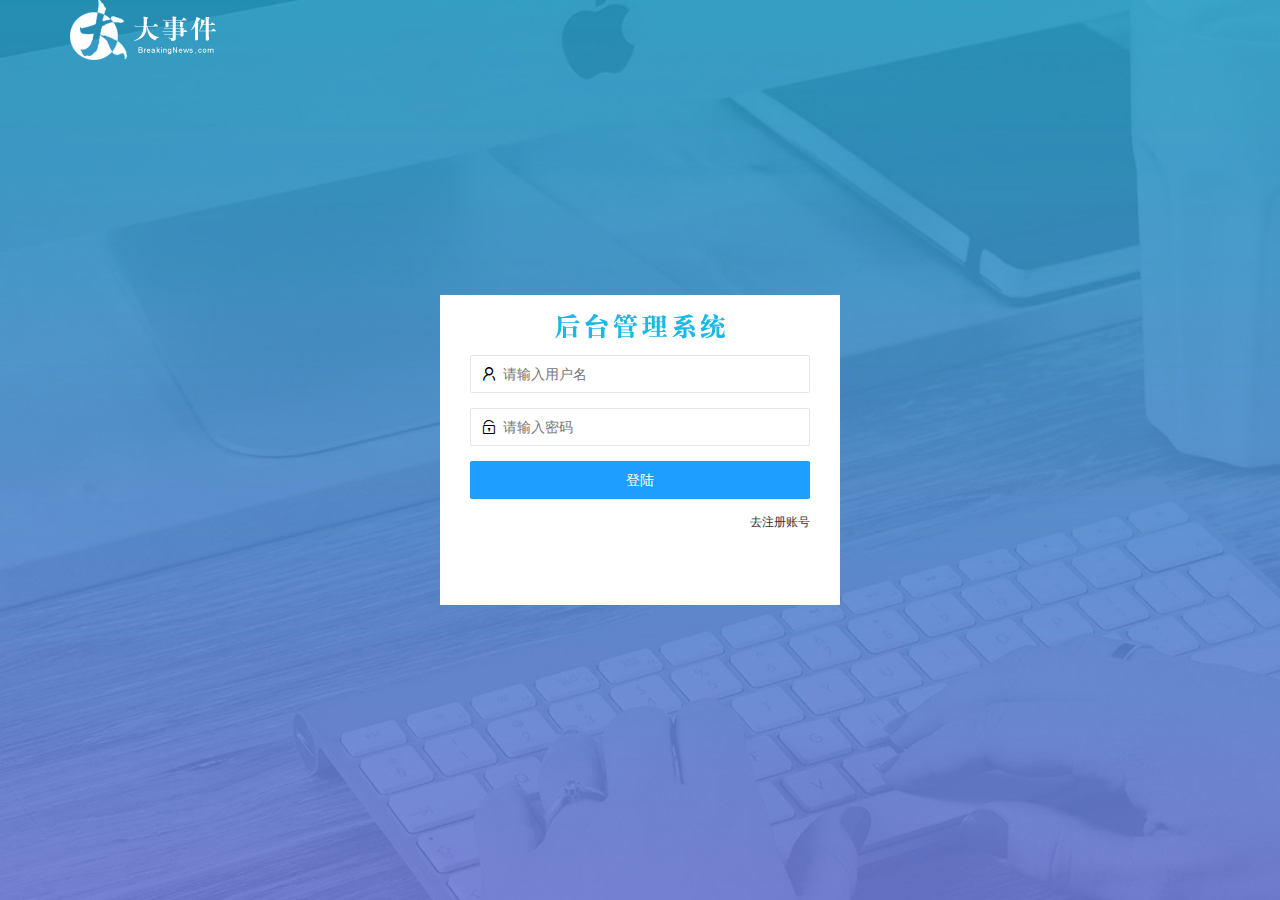
<file: login.html>
<!DOCTYPE html>
<html lang="en">
<head>
    <meta charset="UTF-8">
    <meta http-equiv="X-UA-Compatible" content="IE=edge">
    <meta name="viewport" content="width=device-width, initial-scale=1.0">
    <title>大事件登录页面</title>
    <link rel="stylesheet" href="./code/assets/css/login.css">
<!-- 导入layui。css样式 -->
    <link rel="stylesheet" href="./code/assets/lib/layui/css/layui.css">
</head>
<body>
    <!-- 头部的logo区 -->
    <div class="logo layui-main">
        <img src="./code/assets/images/logo.png" alt="">
    </div>
    <!-- 登录注册区 -->
    <div class="loginAndRegBox">
        <div class="title-box">
            <img src="./code/assets/images/login_title.png" alt="">
        </div>
        <!-- 登录界面 -->
        <div class="login-box">
            <form class="layui-form" id="form_login">
                <div class="layui-form-item">
                    <i class="layui-icon layui-icon-username"></i> 
                    <input type="text" name="username" required  lay-verify="required" placeholder="请输入用户名" autocomplete="off" class="layui-input">
                </div>
                <div class="layui-form-item">
                    <i class="layui-icon layui-icon-password"></i> 
                    <input type="password" name="password" required  lay-verify="required|pwd" placeholder="请输入密码" autocomplete="off" class="layui-input">
                </div>
                <div class="layui-form-item">
                    <button class="layui-btn layui-btn-fluid layui-btn-normal" lay-submit>登陆</button>
                </div>
                <div class="layui-form-item links" >
                    <a href="javascript:;" id="link_reg">去注册账号</a>
                </div>
            </form>
        </div>
        <!-- 注册界面 -->
        <div class="reg-box">
            <form class="layui-form" id="form_reg">
                            <!-- 用户名 -->
                <div class="layui-form-item">
                    <i class="layui-icon layui-icon-username"></i> 
                    <input type="text" name="username" required  lay-verify="required" placeholder="请输入用户名" autocomplete="off" class="layui-input">
                </div>
                <!-- 密码 -->
                <div class="layui-form-item">
                    <i class="layui-icon layui-icon-password"></i> 
                    <input type="password" name="password" required  lay-verify="required|pwd" placeholder="请输入密码" autocomplete="off" class="layui-input">
                </div>
                <!-- 确认密码 -->
                <div class="layui-form-item">
                    <i class="layui-icon layui-icon-password"></i> 
                    <input type="password" name="repassword" required  lay-verify="required|pwd|repwd" placeholder="再次确认密码" autocomplete="off" class="layui-input">
                </div>
                <!-- 注册 -->
                <div class="layui-form-item">
                    <button class="layui-btn layui-btn-fluid layui-btn-normal" lay-submit>注册</button>
                </div>
                <div class="layui-form-item links" >
                    <a href="javascript:;" id="link_login">去登录</a>
                </div>
            </form>
        </div>
    </div>
    <!-- 导入layui。js -->
    <script src="./code/assets/lib/layui/layui.all.js"></script>
    <!-- 导入jquery -->
    <script src="./code/assets/lib/jquery.js"></script>
   <!-- 导入base.js -->
   <script src="./code/assets/js/baseAPI.js"></script>
    <!-- 导入自己的js -->
    <script src="./code/assets/js/login.js"></script>
</body>
</html>
</file>
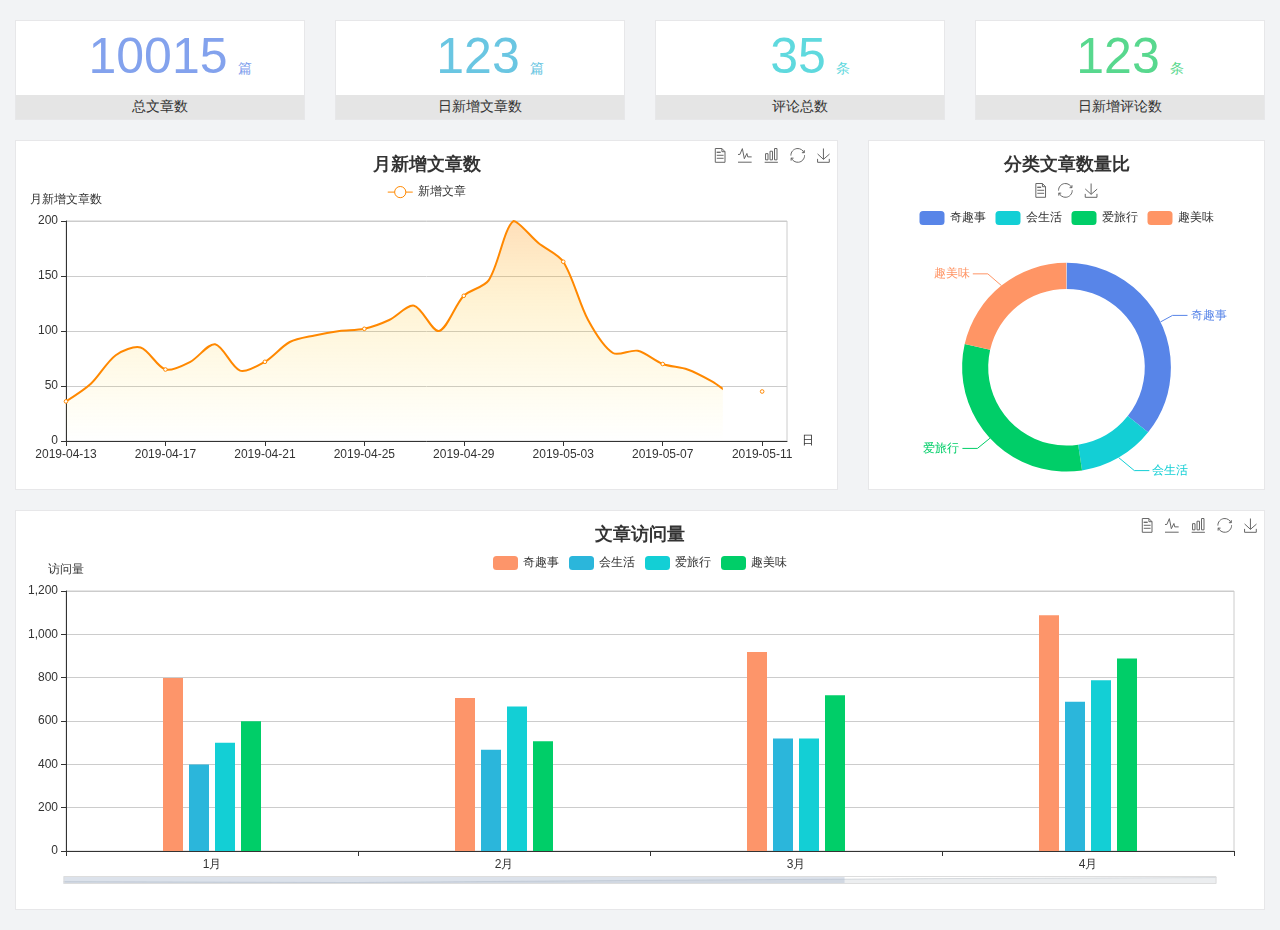
<file: code/home/dashboard.html>
<!DOCTYPE html>
<html lang="en">

<head>
  <meta charset="UTF-8">
  <meta name="viewport" content="width=device-width, initial-scale=1.0">
  <meta http-equiv="X-UA-Compatible" content="ie=edge">
  <title>图表统计</title>
  <link rel="stylesheet" href="../assets/lib/bootstrap.css" />
  <link rel="stylesheet" href="../assets/lib/main.css" />
  <script src="../assets/lib/jquery.js"></script>
  <script type="text/javascript" src="../assets/lib/echarts.min.js"></script>
</head>

<body>
  <div class="container-fluid">
    <div class="row spannel_list">
      <div class="col-sm-3 col-xs-6">
        <div class="spannel">
          <em>10015</em><span>篇</span>
          <b>总文章数</b>
        </div>
      </div>
      <div class="col-sm-3 col-xs-6">
        <div class="spannel scolor01">
          <em>123</em><span>篇</span>
          <b>日新增文章数</b>
        </div>
      </div>
      <div class="col-sm-3 col-xs-6">
        <div class="spannel scolor02">
          <em>35</em><span>条</span>
          <b>评论总数</b>
        </div>
      </div>
      <div class="col-sm-3 col-xs-6">
        <div class="spannel scolor03">
          <em>123</em><span>条</span>
          <b>日新增评论数</b>
        </div>
      </div>
    </div>
  </div>

  <div class="container-fluid">
    <div class="row curve-pie">
      <div class="col-lg-8 col-md-8">
        <div class="gragh_pannel" id="curve_show"></div>
      </div>
      <div class="col-lg-4 col-md-4">
        <div class="gragh_pannel" id="pie_show"></div>
      </div>
    </div>
  </div>

  <div class="container-fluid">
    <div class="column_pannel" id="column_show"></div>
  </div>

  <script>
    var oChart = echarts.init(document.getElementById('curve_show'));
    var aList_all = [
      { 'count': 36, 'date': '2019-04-13' },
      { 'count': 52, 'date': '2019-04-14' },
      { 'count': 78, 'date': '2019-04-15' },
      { 'count': 85, 'date': '2019-04-16' },
      { 'count': 65, 'date': '2019-04-17' },
      { 'count': 72, 'date': '2019-04-18' },
      { 'count': 88, 'date': '2019-04-19' },
      { 'count': 64, 'date': '2019-04-20' },
      { 'count': 72, 'date': '2019-04-21' },
      { 'count': 90, 'date': '2019-04-22' },
      { 'count': 96, 'date': '2019-04-23' },
      { 'count': 100, 'date': '2019-04-24' },
      { 'count': 102, 'date': '2019-04-25' },
      { 'count': 110, 'date': '2019-04-26' },
      { 'count': 123, 'date': '2019-04-27' },
      { 'count': 100, 'date': '2019-04-28' },
      { 'count': 132, 'date': '2019-04-29' },
      { 'count': 146, 'date': '2019-04-30' },
      { 'count': 200, 'date': '2019-05-01' },
      { 'count': 180, 'date': '2019-05-02' },
      { 'count': 163, 'date': '2019-05-03' },
      { 'count': 110, 'date': '2019-05-04' },
      { 'count': 80, 'date': '2019-05-05' },
      { 'count': 82, 'date': '2019-05-06' },
      { 'count': 70, 'date': '2019-05-07' },
      { 'count': 65, 'date': '2019-05-08' },
      { 'count': 54, 'date': '2019-05-09' },
      { 'count': 40, 'date': '2019-05-10' },
      { 'count': 45, 'date': '2019-05-11' },
      { 'count': 38, 'date': '2019-05-12' },
    ];

    let aCount = [];
    let aDate = [];

    for (var i = 0; i < aList_all.length; i++) {
      aCount.push(aList_all[i].count);
      aDate.push(aList_all[i].date);
    }

    var chartopt = {
      title: {
        text: '月新增文章数',
        left: 'center',
        top: '10'
      },
      tooltip: {
        trigger: 'axis'
      },
      legend: {
        data: ['新增文章'],
        top: '40'
      },
      toolbox: {
        show: true,
        feature: {
          mark: { show: true },
          dataView: { show: true, readOnly: false },
          magicType: { show: true, type: ['line', 'bar'] },
          restore: { show: true },
          saveAsImage: { show: true }
        }
      },
      calculable: true,
      xAxis: [
        {
          name: '日',
          type: 'category',
          boundaryGap: false,
          data: aDate
        }
      ],
      yAxis: [
        {
          name: '月新增文章数',
          type: 'value'
        }
      ],
      series: [
        {
          name: '新增文章',
          type: 'line',
          smooth: true,
          itemStyle: { normal: { areaStyle: { type: 'default' }, color: '#f80' }, lineStyle: { color: '#f80' } },
          data: aCount
        }],
      areaStyle: {
        normal: {
          color: new echarts.graphic.LinearGradient(0, 0, 0, 1, [{
            offset: 0,
            color: 'rgba(255,136,0,0.39)'
          }, {
            offset: .34,
            color: 'rgba(255,180,0,0.25)'
          }, {
            offset: 1,
            color: 'rgba(255,222,0,0.00)'
          }])

        }
      },
      grid: {
        show: true,
        x: 50,
        x2: 50,
        y: 80,
        height: 220
      }
    };

    oChart.setOption(chartopt);


    var oPie = echarts.init(document.getElementById('pie_show'));
    var oPieopt =
    {
      title: {
        top: 10,
        text: '分类文章数量比',
        x: 'center'
      },
      tooltip: {
        trigger: 'item',
        formatter: "{a} <br/>{b} : {c} ({d}%)"
      },
      color: ['#5885e8', '#13cfd5', '#00ce68', '#ff9565'],
      legend: {
        x: 'center',
        top: 65,
        data: ['奇趣事', '会生活', '爱旅行', '趣美味']
      },
      toolbox: {
        show: true,
        x: 'center',
        top: 35,
        feature: {
          mark: { show: true },
          dataView: { show: true, readOnly: false },
          magicType: {
            show: true,
            type: ['pie', 'funnel'],
            option: {
              funnel: {
                x: '25%',
                width: '50%',
                funnelAlign: 'left',
                max: 1548
              }
            }
          },
          restore: { show: true },
          saveAsImage: { show: true }
        }
      },
      calculable: true,
      series: [
        {
          name: '访问来源',
          type: 'pie',
          radius: ['45%', '60%'],
          center: ['50%', '65%'],
          data: [
            { value: 300, name: '奇趣事' },
            { value: 100, name: '会生活' },
            { value: 260, name: '爱旅行' },
            { value: 180, name: '趣美味' }
          ]
        }
      ]
    };
    oPie.setOption(oPieopt);



    var oColumn = this.echarts.init(document.getElementById('column_show'));
    var oColumnopt =
    {
      title: {
        text: '文章访问量',
        left: 'center',
        top: '10'
      },
      tooltip: {
        trigger: 'axis'
      },
      legend: {
        data: ['奇趣事', '会生活', '爱旅行', '趣美味'],
        top: '40'
      },
      toolbox: {
        show: true,
        feature: {
          mark: { show: true },
          dataView: { show: true, readOnly: false },
          magicType: { show: true, type: ['line', 'bar'] },
          restore: { show: true },
          saveAsImage: { show: true }
        }
      },
      calculable: true,
      xAxis: [
        {
          type: 'category',
          data: ['1月', '2月', '3月', '4月', '5月']
        }
      ],
      yAxis: [
        {
          name: '访问量',
          type: 'value'
        }
      ],
      series: [
        {
          name: '奇趣事',
          type: 'bar',
          barWidth: 20,
          itemStyle: {
            normal: { areaStyle: { type: 'default' }, color: '#fd956a' }
          },
          data: [800, 708, 920, 1090, 1200]
        },
        {
          name: '会生活',
          type: 'bar',
          barWidth: 20,
          itemStyle: {
            normal: { areaStyle: { type: 'default' }, color: '#2bb6db' }
          },
          data: [400, 468, 520, 690, 800]
        },
        {
          name: '爱旅行',
          type: 'bar',
          barWidth: 20,
          itemStyle: {
            normal: { areaStyle: { type: 'default' }, color: '#13cfd5' }
          },
          data: [500, 668, 520, 790, 900]
        },
        {
          name: '趣美味',
          type: 'bar',
          barWidth: 20,
          itemStyle: {
            normal: { areaStyle: { type: 'default' }, color: '#00ce68' }
          },
          data: [600, 508, 720, 890, 1000]
        }
      ],
      grid: {
        show: true,
        x: 50,
        x2: 30,
        y: 80,
        height: 260
      },
      dataZoom: [//给x轴设置滚动条
        {
          start: 0,//默认为0
          end: 100 - 1000 / 31,//默认为100
          type: 'slider',
          show: true,
          xAxisIndex: [0],
          handleSize: 0,//滑动条的 左右2个滑动条的大小
          height: 8,//组件高度
          left: 45, //左边的距离
          right: 50,//右边的距离
          bottom: 26,//右边的距离
          handleColor: '#ddd',//h滑动图标的颜色
          handleStyle: {
            borderColor: "#cacaca",
            borderWidth: "1",
            shadowBlur: 2,
            background: "#ddd",
            shadowColor: "#ddd",
          }
        }]
    };
    oColumn.setOption(oColumnopt);
  </script>
</body>

</html>
</file>
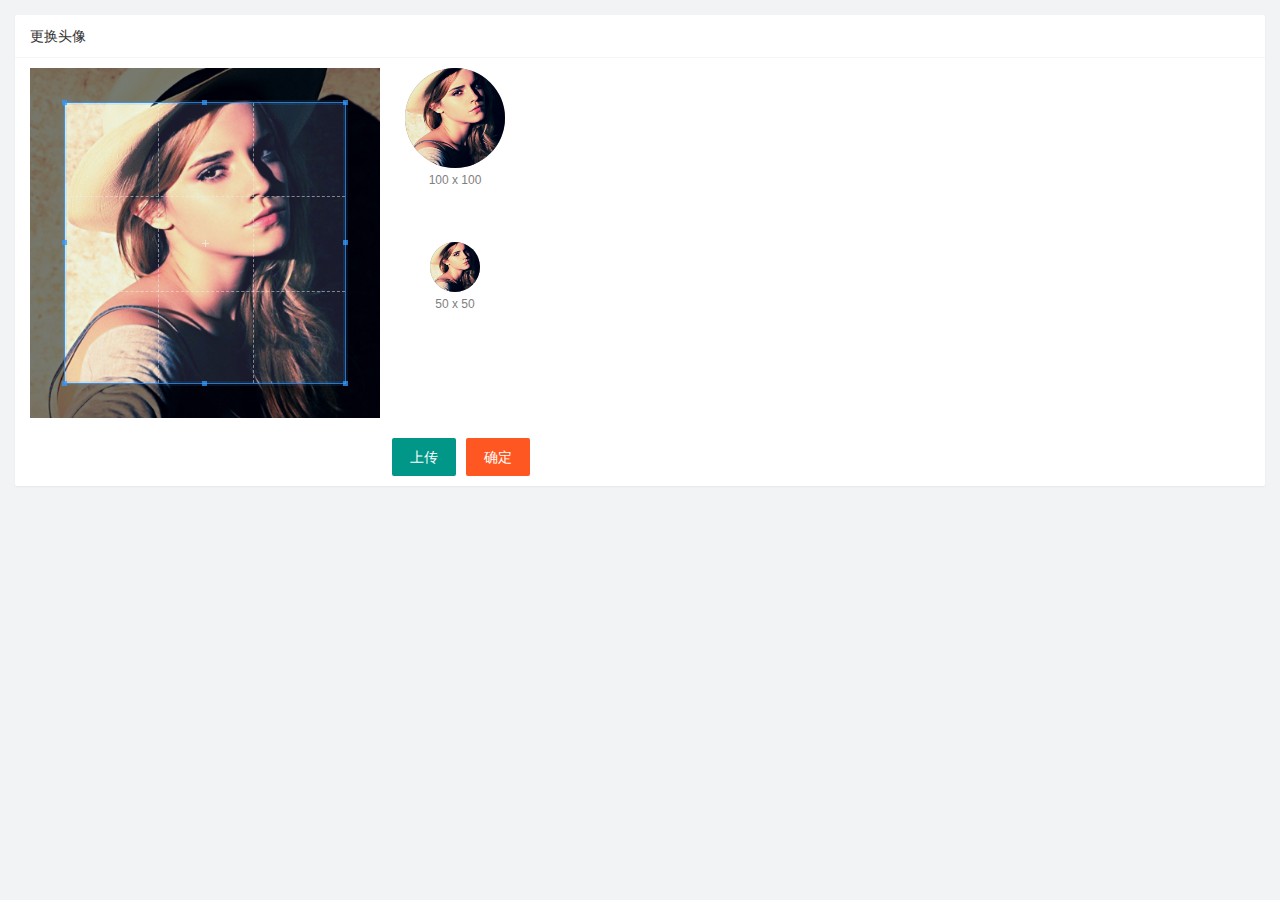
<file: code/user/user_avatar.html>
<!DOCTYPE html>
<html lang="en">
<head>
    <meta charset="UTF-8">
    <meta http-equiv="X-UA-Compatible" content="IE=edge">
    <meta name="viewport" content="width=device-width, initial-scale=1.0">
    <title>Document</title>
    <link rel="stylesheet" href="../assets/lib/cropper/cropper.css">
    <link rel="stylesheet" href="../assets/lib/layui/css/layui.css">
    <link rel="stylesheet" href="../assets/css/user/user_avatar.css">
</head>
<body>
    <!-- 卡品区域 -->
    <div class="layui-card">
        <div class="layui-card-header">更换头像</div>
        <div class="layui-card-body">
            <!-- 第一行的图片裁剪和预览区域 -->
     <div class="row1">
        <!-- 图片裁剪区域 -->
        <div class="cropper-box">
          <!-- 这个 img 标签很重要，将来会把它初始化为裁剪区域 -->
          <img id="image" src="../assets/images/sample.jpg" />
        </div>
        <!-- 图片的预览区域 -->
        <div class="preview-box">
          <div>
            <!-- 宽高为 100px 的预览区域 -->
            <div class="img-preview w100"></div>
            <p class="size">100 x 100</p>
          </div>
          <div>
            <!-- 宽高为 50px 的预览区域 -->
            <div class="img-preview w50"></div>
            <p class="size">50 x 50</p>
          </div>
        </div>
      </div>
    
      <!-- 第二行的按钮区域 -->
      <div class="row2">
          <!-- 通过accept属性，可以指定允许选择什么类型的文件 -->
          <input type="file" id="file" accept="image/png,image/jpeg">
        <button type="button" class="layui-btn" id="btnChooseImage">上传</button>
        <button type="button" id="btnUpload" class="layui-btn layui-btn-danger">确定</button>
      </div>
        </div>
      </div>
      <script src="../assets/lib/layui/layui.all.js"></script>
     <script src="../assets/lib/jquery.js"></script>
      <script src="../assets/lib/cropper/Cropper.js"></script>
    <script src="../assets/lib/cropper/jquery-cropper.js"></script>
    <script src="../assets/js/baseAPI.js"></script>
    <script src="../assets/js/user/useravatar.js"></script>
    </body>
</html>
</file>
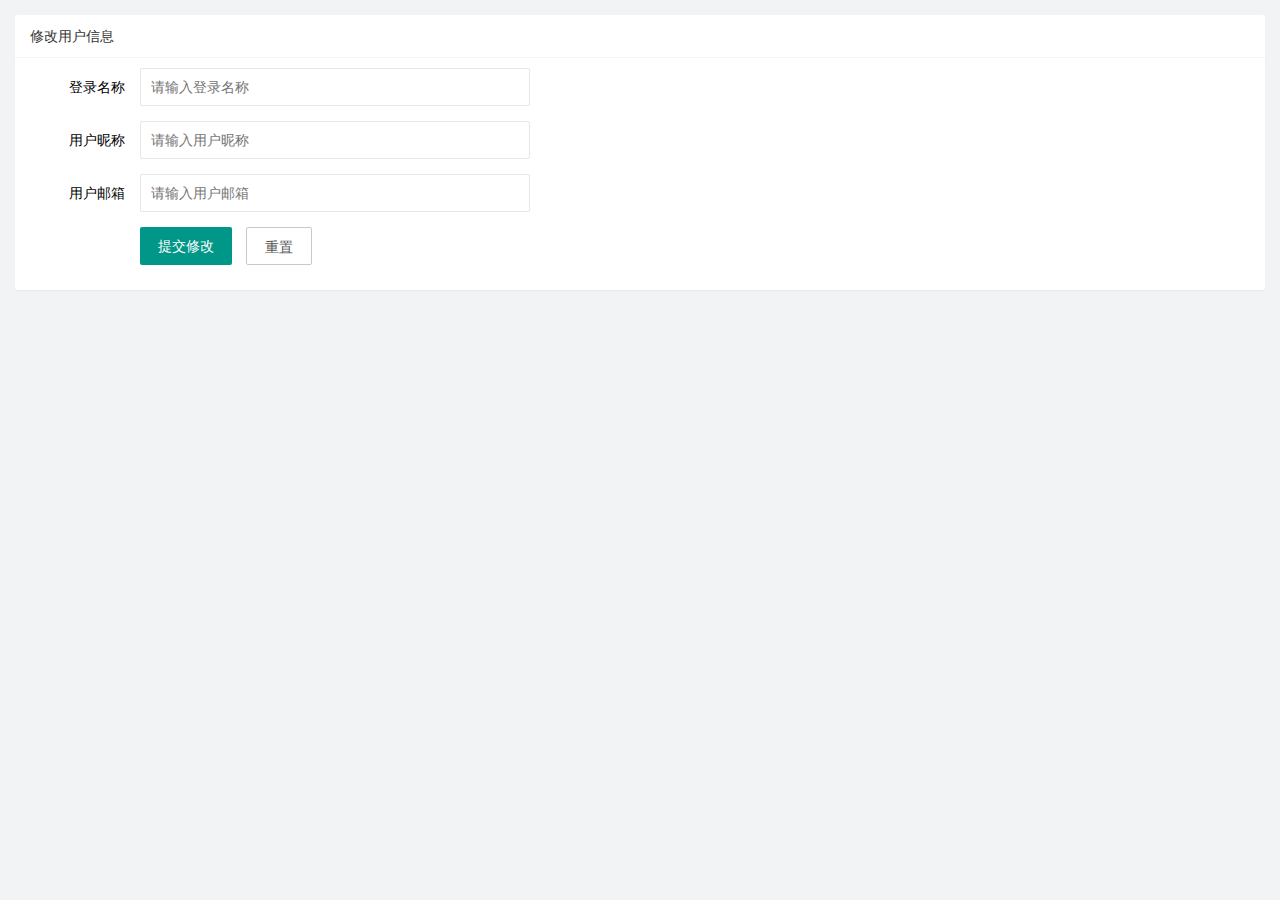
<file: code/user/user_info.html>
<!DOCTYPE html>
<html lang="en">
<head>
    <meta charset="UTF-8">
    <meta http-equiv="X-UA-Compatible" content="IE=edge">
    <meta name="viewport" content="width=device-width, initial-scale=1.0">
    <title>Document</title>
    <!-- 导入layui -->
    <link rel="stylesheet" href="../assets/lib/layui/css/layui.css">
    <link rel="stylesheet" href="../assets/css/user/user-info.css">
</head>
<body>
    <!-- 卡片区 -->
    <div class="layui-card">
        <div class="layui-card-header">修改用户信息</div>
        <div class="layui-card-body">
            <!-- 表单区 -->
            <form class="layui-form" lay-filter="fromUserInfo">
                <input type="hidden" name="id" value="">
                <div class="layui-form-item">
                  <label class="layui-form-label">登录名称</label>
                  <div class="layui-input-block">
                    <input type="text" name="username" required  lay-verify="required" placeholder="请输入登录名称" autocomplete="off" class="layui-input" readonly>
                  </div>
                </div>
                <div class="layui-form-item">
                    <label class="layui-form-label">用户昵称</label>
                    <div class="layui-input-block">
                      <input type="text" name="nickname" required  lay-verify="required|nikename" placeholder="请输入用户昵称" autocomplete="off" class="layui-input">
                    </div>
                  </div>
                   <div class="layui-form-item">
                    <label class="layui-form-label">用户邮箱</label>
                    <div class="layui-input-block">
                      <input type="text" name="email" required  lay-verify="required|email" placeholder="请输入用户邮箱" autocomplete="off" class="layui-input">
                    </div>
                  </div>
                  <div class="layui-form-item">
                    <div class="layui-input-block">
                      <button class="layui-btn" lay-submit lay-filter="formDemo">提交修改</button>
                      <button type="reset" id="btnReset" class="layui-btn layui-btn-primary">重置</button>
                    </div>
                  </div>
            </form>
        </div>
      </div>
  <script src="../assets/lib/layui/layui.all.js"></script>  
  <script src="../assets/lib/jquery.js"></script> 
 <script src="../assets/js/baseAPI.js"></script>
  <script src="../assets/js/user/userinfo.js"></script>     
</body>
</html>
</file>
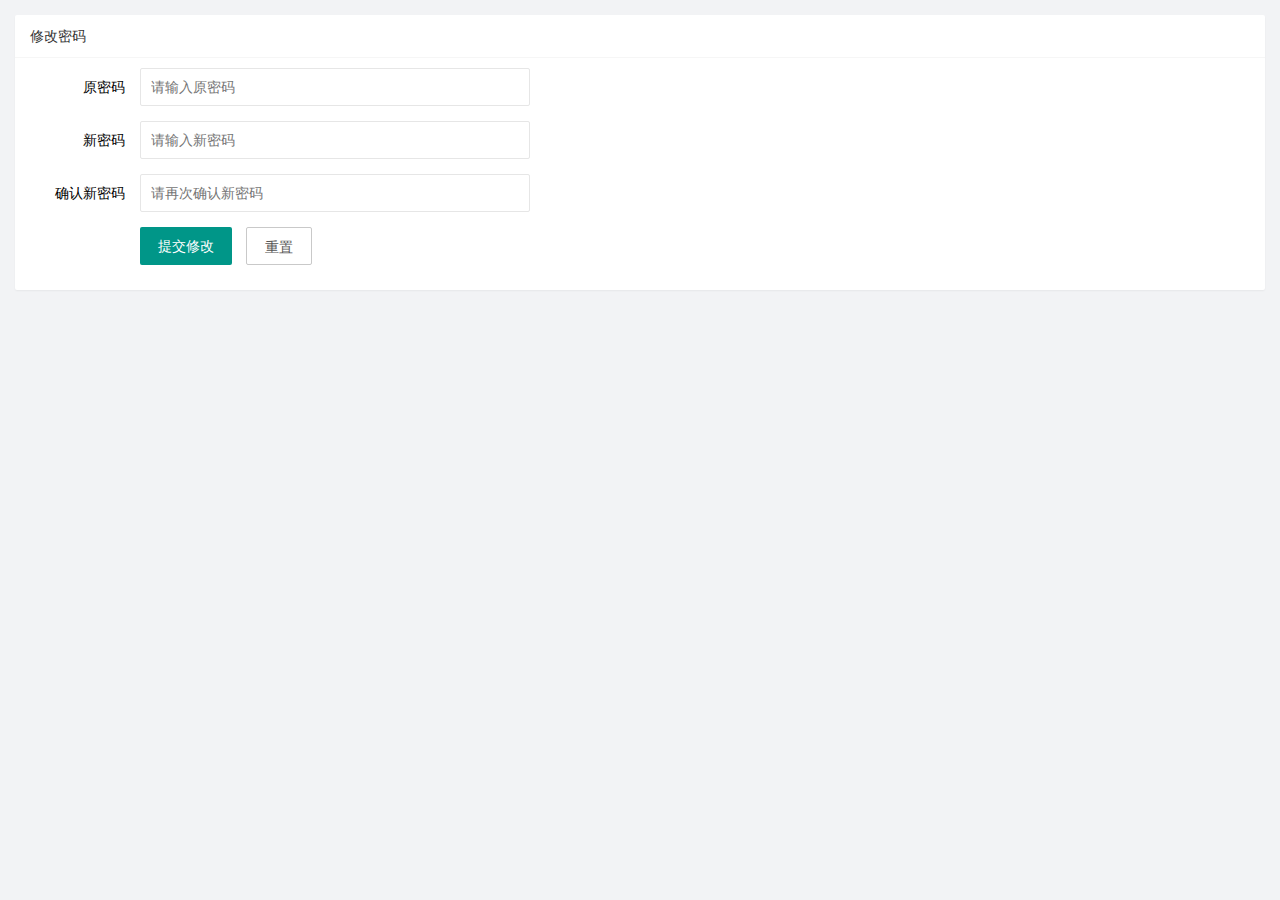
<file: code/user/user_pwd.html>
<!DOCTYPE html>
<html lang="en">
<head>
    <meta charset="UTF-8">
    <meta http-equiv="X-UA-Compatible" content="IE=edge">
    <meta name="viewport" content="width=device-width, initial-scale=1.0">
    <title>Document</title>
    <link rel="stylesheet" href="../assets/lib/layui/css/layui.css">
    <link rel="stylesheet" href="../assets/css/user/user_psd.css">
</head>
<body>
    <!-- 卡片区域 -->
    <div class="layui-card">
        <div class="layui-card-header">修改密码</div>
        <div class="layui-card-body">        
          <form class="layui-form" action="">
            <div class="layui-form-item">
              <label class="layui-form-label">原密码</label>
              <div class="layui-input-block">
                <input type="password" name="oldPwd" required  lay-verify="required|pwd" placeholder="请输入原密码" autocomplete="off" class="layui-input">
              </div>
            </div>
            <div class="layui-form-item">
              <label class="layui-form-label">新密码</label>
              <div class="layui-input-block">
                <input type="password" name="newPwd" required  lay-verify="required|pwd|samepwd" placeholder="请输入新密码" autocomplete="off" class="layui-input">
              </div>
            </div>
            <div class="layui-form-item">
              <label class="layui-form-label">确认新密码</label>
              <div class="layui-input-block">
                <input type="password" name="rePwd" required  lay-verify="required|pwd|repwd" placeholder="请再次确认新密码" autocomplete="off" class="layui-input">
              </div>
            </div>
              <div class="layui-form-item">
                <div class="layui-input-block">
                  <button class="layui-btn" lay-submit lay-filter="formDemo">提交修改</button>
                  <button type="reset" id="btnReset" class="layui-btn layui-btn-primary">重置</button>
                </div>
              </div>

          </form>
        </div>
      </div>
      <script src="../assets/lib/layui/layui.all.js"></script>
      <script src="../assets/lib/jquery.js"></script>
     <script src="../assets/js/baseAPI.js"></script>
      <script src="../assets/js/user/userpwd.js"></script>
    </body>
</html>
</file>
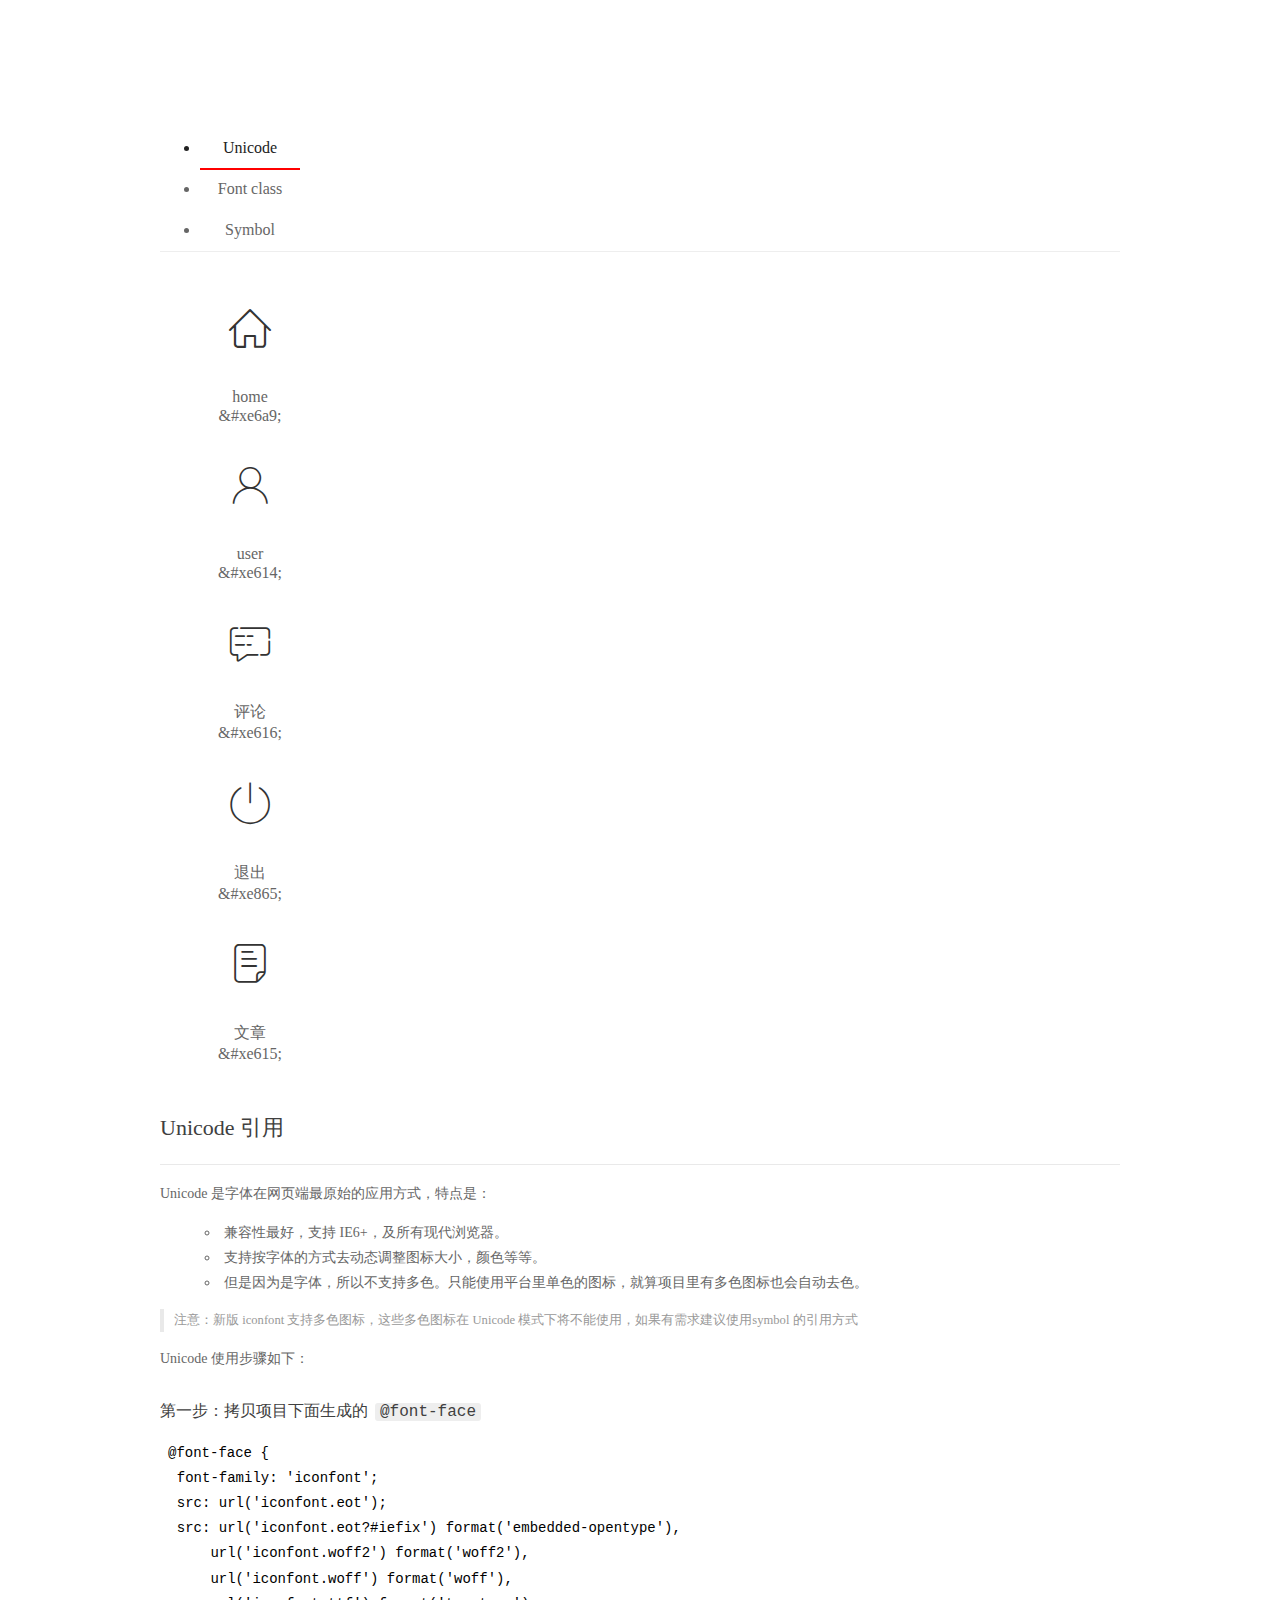
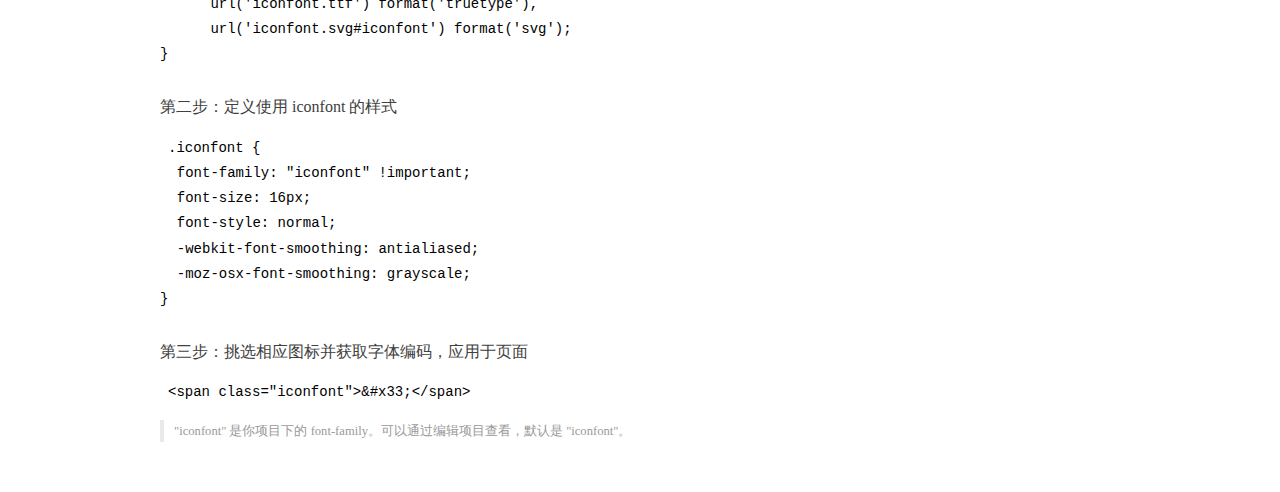
<file: code/assets/fonts/demo_index.html>
<!DOCTYPE html>
<html>
<head>
  <meta charset="utf-8"/>
  <title>IconFont Demo</title>
  <link rel="shortcut icon" href="https://gtms04.alicdn.com/tps/i4/TB1_oz6GVXXXXaFXpXXJDFnIXXX-64-64.ico" type="image/x-icon"/>
  <link rel="stylesheet" href="https://g.alicdn.com/thx/cube/1.3.2/cube.min.css">
  <link rel="stylesheet" href="demo.css">
  <link rel="stylesheet" href="iconfont.css">
  <script src="iconfont.js"></script>
  <!-- jQuery -->
  <script src="https://a1.alicdn.com/oss/uploads/2018/12/26/7bfddb60-08e8-11e9-9b04-53e73bb6408b.js"></script>
  <!-- 代码高亮 -->
  <script src="https://a1.alicdn.com/oss/uploads/2018/12/26/a3f714d0-08e6-11e9-8a15-ebf944d7534c.js"></script>
</head>
<body>
  <div class="main">
    <h1 class="logo"><a href="https://www.iconfont.cn/" title="iconfont 首页" target="_blank">&#xe86b;</a></h1>
    <div class="nav-tabs">
      <ul id="tabs" class="dib-box">
        <li class="dib active"><span>Unicode</span></li>
        <li class="dib"><span>Font class</span></li>
        <li class="dib"><span>Symbol</span></li>
      </ul>
      
    </div>
    <div class="tab-container">
      <div class="content unicode" style="display: block;">
          <ul class="icon_lists dib-box">
          
            <li class="dib">
              <span class="icon iconfont">&#xe6a9;</span>
                <div class="name">home</div>
                <div class="code-name">&amp;#xe6a9;</div>
              </li>
          
            <li class="dib">
              <span class="icon iconfont">&#xe614;</span>
                <div class="name">user</div>
                <div class="code-name">&amp;#xe614;</div>
              </li>
          
            <li class="dib">
              <span class="icon iconfont">&#xe616;</span>
                <div class="name">评论</div>
                <div class="code-name">&amp;#xe616;</div>
              </li>
          
            <li class="dib">
              <span class="icon iconfont">&#xe865;</span>
                <div class="name">退出</div>
                <div class="code-name">&amp;#xe865;</div>
              </li>
          
            <li class="dib">
              <span class="icon iconfont">&#xe615;</span>
                <div class="name">文章</div>
                <div class="code-name">&amp;#xe615;</div>
              </li>
          
          </ul>
          <div class="article markdown">
          <h2 id="unicode-">Unicode 引用</h2>
          <hr>

          <p>Unicode 是字体在网页端最原始的应用方式，特点是：</p>
          <ul>
            <li>兼容性最好，支持 IE6+，及所有现代浏览器。</li>
            <li>支持按字体的方式去动态调整图标大小，颜色等等。</li>
            <li>但是因为是字体，所以不支持多色。只能使用平台里单色的图标，就算项目里有多色图标也会自动去色。</li>
          </ul>
          <blockquote>
            <p>注意：新版 iconfont 支持多色图标，这些多色图标在 Unicode 模式下将不能使用，如果有需求建议使用symbol 的引用方式</p>
          </blockquote>
          <p>Unicode 使用步骤如下：</p>
          <h3 id="-font-face">第一步：拷贝项目下面生成的 <code>@font-face</code></h3>
<pre><code class="language-css"
>@font-face {
  font-family: 'iconfont';
  src: url('iconfont.eot');
  src: url('iconfont.eot?#iefix') format('embedded-opentype'),
      url('iconfont.woff2') format('woff2'),
      url('iconfont.woff') format('woff'),
      url('iconfont.ttf') format('truetype'),
      url('iconfont.svg#iconfont') format('svg');
}
</code></pre>
          <h3 id="-iconfont-">第二步：定义使用 iconfont 的样式</h3>
<pre><code class="language-css"
>.iconfont {
  font-family: "iconfont" !important;
  font-size: 16px;
  font-style: normal;
  -webkit-font-smoothing: antialiased;
  -moz-osx-font-smoothing: grayscale;
}
</code></pre>
          <h3 id="-">第三步：挑选相应图标并获取字体编码，应用于页面</h3>
<pre>
<code class="language-html"
>&lt;span class="iconfont"&gt;&amp;#x33;&lt;/span&gt;
</code></pre>
          <blockquote>
            <p>"iconfont" 是你项目下的 font-family。可以通过编辑项目查看，默认是 "iconfont"。</p>
          </blockquote>
          </div>
      </div>
      <div class="content font-class">
        <ul class="icon_lists dib-box">
          
          <li class="dib">
            <span class="icon iconfont icon-home"></span>
            <div class="name">
              home
            </div>
            <div class="code-name">.icon-home
            </div>
          </li>
          
          <li class="dib">
            <span class="icon iconfont icon-user"></span>
            <div class="name">
              user
            </div>
            <div class="code-name">.icon-user
            </div>
          </li>
          
          <li class="dib">
            <span class="icon iconfont icon-pinglun"></span>
            <div class="name">
              评论
            </div>
            <div class="code-name">.icon-pinglun
            </div>
          </li>
          
          <li class="dib">
            <span class="icon iconfont icon-tuichu"></span>
            <div class="name">
              退出
            </div>
            <div class="code-name">.icon-tuichu
            </div>
          </li>
          
          <li class="dib">
            <span class="icon iconfont icon-16"></span>
            <div class="name">
              文章
            </div>
            <div class="code-name">.icon-16
            </div>
          </li>
          
        </ul>
        <div class="article markdown">
        <h2 id="font-class-">font-class 引用</h2>
        <hr>

        <p>font-class 是 Unicode 使用方式的一种变种，主要是解决 Unicode 书写不直观，语意不明确的问题。</p>
        <p>与 Unicode 使用方式相比，具有如下特点：</p>
        <ul>
          <li>兼容性良好，支持 IE8+，及所有现代浏览器。</li>
          <li>相比于 Unicode 语意明确，书写更直观。可以很容易分辨这个 icon 是什么。</li>
          <li>因为使用 class 来定义图标，所以当要替换图标时，只需要修改 class 里面的 Unicode 引用。</li>
          <li>不过因为本质上还是使用的字体，所以多色图标还是不支持的。</li>
        </ul>
        <p>使用步骤如下：</p>
        <h3 id="-fontclass-">第一步：引入项目下面生成的 fontclass 代码：</h3>
<pre><code class="language-html">&lt;link rel="stylesheet" href="./iconfont.css"&gt;
</code></pre>
        <h3 id="-">第二步：挑选相应图标并获取类名，应用于页面：</h3>
<pre><code class="language-html">&lt;span class="iconfont icon-xxx"&gt;&lt;/span&gt;
</code></pre>
        <blockquote>
          <p>"
            iconfont" 是你项目下的 font-family。可以通过编辑项目查看，默认是 "iconfont"。</p>
        </blockquote>
      </div>
      </div>
      <div class="content symbol">
          <ul class="icon_lists dib-box">
          
            <li class="dib">
                <svg class="icon svg-icon" aria-hidden="true">
                  <use xlink:href="#icon-home"></use>
                </svg>
                <div class="name">home</div>
                <div class="code-name">#icon-home</div>
            </li>
          
            <li class="dib">
                <svg class="icon svg-icon" aria-hidden="true">
                  <use xlink:href="#icon-user"></use>
                </svg>
                <div class="name">user</div>
                <div class="code-name">#icon-user</div>
            </li>
          
            <li class="dib">
                <svg class="icon svg-icon" aria-hidden="true">
                  <use xlink:href="#icon-pinglun"></use>
                </svg>
                <div class="name">评论</div>
                <div class="code-name">#icon-pinglun</div>
            </li>
          
            <li class="dib">
                <svg class="icon svg-icon" aria-hidden="true">
                  <use xlink:href="#icon-tuichu"></use>
                </svg>
                <div class="name">退出</div>
                <div class="code-name">#icon-tuichu</div>
            </li>
          
            <li class="dib">
                <svg class="icon svg-icon" aria-hidden="true">
                  <use xlink:href="#icon-16"></use>
                </svg>
                <div class="name">文章</div>
                <div class="code-name">#icon-16</div>
            </li>
          
          </ul>
          <div class="article markdown">
          <h2 id="symbol-">Symbol 引用</h2>
          <hr>

          <p>这是一种全新的使用方式，应该说这才是未来的主流，也是平台目前推荐的用法。相关介绍可以参考这篇<a href="">文章</a>
            这种用法其实是做了一个 SVG 的集合，与另外两种相比具有如下特点：</p>
          <ul>
            <li>支持多色图标了，不再受单色限制。</li>
            <li>通过一些技巧，支持像字体那样，通过 <code>font-size</code>, <code>color</code> 来调整样式。</li>
            <li>兼容性较差，支持 IE9+，及现代浏览器。</li>
            <li>浏览器渲染 SVG 的性能一般，还不如 png。</li>
          </ul>
          <p>使用步骤如下：</p>
          <h3 id="-symbol-">第一步：引入项目下面生成的 symbol 代码：</h3>
<pre><code class="language-html">&lt;script src="./iconfont.js"&gt;&lt;/script&gt;
</code></pre>
          <h3 id="-css-">第二步：加入通用 CSS 代码（引入一次就行）：</h3>
<pre><code class="language-html">&lt;style&gt;
.icon {
  width: 1em;
  height: 1em;
  vertical-align: -0.15em;
  fill: currentColor;
  overflow: hidden;
}
&lt;/style&gt;
</code></pre>
          <h3 id="-">第三步：挑选相应图标并获取类名，应用于页面：</h3>
<pre><code class="language-html">&lt;svg class="icon" aria-hidden="true"&gt;
  &lt;use xlink:href="#icon-xxx"&gt;&lt;/use&gt;
&lt;/svg&gt;
</code></pre>
          </div>
      </div>

    </div>
  </div>
  <script>
  $(document).ready(function () {
      $('.tab-container .content:first').show()

      $('#tabs li').click(function (e) {
        var tabContent = $('.tab-container .content')
        var index = $(this).index()

        if ($(this).hasClass('active')) {
          return
        } else {
          $('#tabs li').removeClass('active')
          $(this).addClass('active')

          tabContent.hide().eq(index).fadeIn()
        }
      })
    })
  </script>
</body>
</html>
</file>
<file: code/assets/css/login.css>
html,
body {
    position: relative;
    margin: 0;
    padding: 0;
    width: 100%;
    height: 100%;
    background: url('../images/login_bg.jpg') no-repeat;
    background-size: cover;
    
}
.loginAndRegBox {
    width: 400px;
    height: 310px;
    background-color: #fff;
    position: absolute;
    top: 50%;
    left: 50%;
    transform: translate(-50%,-50%);
}
.title-box {
    text-align: center;
    line-height: 60px;
    height: 60px;
}
.reg-box {
    display: none;
}
.layui-form {
    padding: 0 30px;
}
.layui-form-item {
    position: relative;
}
.layui-icon {
    position: absolute;
    top: 11px;
    left: 11px;
}
.layui-form-item input {
    padding-left: 32px;
}
.links {
    display: flex;
    justify-content:flex-end;
}
.links a {
    font-size: 12px;
}
</file>
<file: code/assets/lib/layui/css/layui.css>
/** layui-v2.5.5 MIT License By https://www.layui.com */
 .layui-inline,img{display:inline-block;vertical-align:middle}h1,h2,h3,h4,h5,h6{font-weight:400}.layui-edge,.layui-header,.layui-inline,.layui-main{position:relative}.layui-body,.layui-edge,.layui-elip{overflow:hidden}.layui-btn,.layui-edge,.layui-inline,img{vertical-align:middle}.layui-btn,.layui-disabled,.layui-icon,.layui-unselect{-moz-user-select:none;-webkit-user-select:none;-ms-user-select:none}.layui-elip,.layui-form-checkbox span,.layui-form-pane .layui-form-label{text-overflow:ellipsis;white-space:nowrap}.layui-breadcrumb,.layui-tree-btnGroup{visibility:hidden}blockquote,body,button,dd,div,dl,dt,form,h1,h2,h3,h4,h5,h6,input,li,ol,p,pre,td,textarea,th,ul{margin:0;padding:0;-webkit-tap-highlight-color:rgba(0,0,0,0)}a:active,a:hover{outline:0}img{border:none}li{list-style:none}table{border-collapse:collapse;border-spacing:0}h4,h5,h6{font-size:100%}button,input,optgroup,option,select,textarea{font-family:inherit;font-size:inherit;font-style:inherit;font-weight:inherit;outline:0}pre{white-space:pre-wrap;white-space:-moz-pre-wrap;white-space:-pre-wrap;white-space:-o-pre-wrap;word-wrap:break-word}body{line-height:24px;font:14px Helvetica Neue,Helvetica,PingFang SC,Tahoma,Arial,sans-serif}hr{height:1px;margin:10px 0;border:0;clear:both}a{color:#333;text-decoration:none}a:hover{color:#777}a cite{font-style:normal;*cursor:pointer}.layui-border-box,.layui-border-box *{box-sizing:border-box}.layui-box,.layui-box *{box-sizing:content-box}.layui-clear{clear:both;*zoom:1}.layui-clear:after{content:'\20';clear:both;*zoom:1;display:block;height:0}.layui-inline{*display:inline;*zoom:1}.layui-edge{display:inline-block;width:0;height:0;border-width:6px;border-style:dashed;border-color:transparent}.layui-edge-top{top:-4px;border-bottom-color:#999;border-bottom-style:solid}.layui-edge-right{border-left-color:#999;border-left-style:solid}.layui-edge-bottom{top:2px;border-top-color:#999;border-top-style:solid}.layui-edge-left{border-right-color:#999;border-right-style:solid}.layui-disabled,.layui-disabled:hover{color:#d2d2d2!important;cursor:not-allowed!important}.layui-circle{border-radius:100%}.layui-show{display:block!important}.layui-hide{display:none!important}@font-face{font-family:layui-icon;src:url(../font/iconfont.eot?v=250);src:url(../font/iconfont.eot?v=250#iefix) format('embedded-opentype'),url(../font/iconfont.woff2?v=250) format('woff2'),url(../font/iconfont.woff?v=250) format('woff'),url(../font/iconfont.ttf?v=250) format('truetype'),url(../font/iconfont.svg?v=250#layui-icon) format('svg')}.layui-icon{font-family:layui-icon!important;font-size:16px;font-style:normal;-webkit-font-smoothing:antialiased;-moz-osx-font-smoothing:grayscale}.layui-icon-reply-fill:before{content:"\e611"}.layui-icon-set-fill:before{content:"\e614"}.layui-icon-menu-fill:before{content:"\e60f"}.layui-icon-search:before{content:"\e615"}.layui-icon-share:before{content:"\e641"}.layui-icon-set-sm:before{content:"\e620"}.layui-icon-engine:before{content:"\e628"}.layui-icon-close:before{content:"\1006"}.layui-icon-close-fill:before{content:"\1007"}.layui-icon-chart-screen:before{content:"\e629"}.layui-icon-star:before{content:"\e600"}.layui-icon-circle-dot:before{content:"\e617"}.layui-icon-chat:before{content:"\e606"}.layui-icon-release:before{content:"\e609"}.layui-icon-list:before{content:"\e60a"}.layui-icon-chart:before{content:"\e62c"}.layui-icon-ok-circle:before{content:"\1005"}.layui-icon-layim-theme:before{content:"\e61b"}.layui-icon-table:before{content:"\e62d"}.layui-icon-right:before{content:"\e602"}.layui-icon-left:before{content:"\e603"}.layui-icon-cart-simple:before{content:"\e698"}.layui-icon-face-cry:before{content:"\e69c"}.layui-icon-face-smile:before{content:"\e6af"}.layui-icon-survey:before{content:"\e6b2"}.layui-icon-tree:before{content:"\e62e"}.layui-icon-upload-circle:before{content:"\e62f"}.layui-icon-add-circle:before{content:"\e61f"}.layui-icon-download-circle:before{content:"\e601"}.layui-icon-templeate-1:before{content:"\e630"}.layui-icon-util:before{content:"\e631"}.layui-icon-face-surprised:before{content:"\e664"}.layui-icon-edit:before{content:"\e642"}.layui-icon-speaker:before{content:"\e645"}.layui-icon-down:before{content:"\e61a"}.layui-icon-file:before{content:"\e621"}.layui-icon-layouts:before{content:"\e632"}.layui-icon-rate-half:before{content:"\e6c9"}.layui-icon-add-circle-fine:before{content:"\e608"}.layui-icon-prev-circle:before{content:"\e633"}.layui-icon-read:before{content:"\e705"}.layui-icon-404:before{content:"\e61c"}.layui-icon-carousel:before{content:"\e634"}.layui-icon-help:before{content:"\e607"}.layui-icon-code-circle:before{content:"\e635"}.layui-icon-water:before{content:"\e636"}.layui-icon-username:before{content:"\e66f"}.layui-icon-find-fill:before{content:"\e670"}.layui-icon-about:before{content:"\e60b"}.layui-icon-location:before{content:"\e715"}.layui-icon-up:before{content:"\e619"}.layui-icon-pause:before{content:"\e651"}.layui-icon-date:before{content:"\e637"}.layui-icon-layim-uploadfile:before{content:"\e61d"}.layui-icon-delete:before{content:"\e640"}.layui-icon-play:before{content:"\e652"}.layui-icon-top:before{content:"\e604"}.layui-icon-friends:before{content:"\e612"}.layui-icon-refresh-3:before{content:"\e9aa"}.layui-icon-ok:before{content:"\e605"}.layui-icon-layer:before{content:"\e638"}.layui-icon-face-smile-fine:before{content:"\e60c"}.layui-icon-dollar:before{content:"\e659"}.layui-icon-group:before{content:"\e613"}.layui-icon-layim-download:before{content:"\e61e"}.layui-icon-picture-fine:before{content:"\e60d"}.layui-icon-link:before{content:"\e64c"}.layui-icon-diamond:before{content:"\e735"}.layui-icon-log:before{content:"\e60e"}.layui-icon-rate-solid:before{content:"\e67a"}.layui-icon-fonts-del:before{content:"\e64f"}.layui-icon-unlink:before{content:"\e64d"}.layui-icon-fonts-clear:before{content:"\e639"}.layui-icon-triangle-r:before{content:"\e623"}.layui-icon-circle:before{content:"\e63f"}.layui-icon-radio:before{content:"\e643"}.layui-icon-align-center:before{content:"\e647"}.layui-icon-align-right:before{content:"\e648"}.layui-icon-align-left:before{content:"\e649"}.layui-icon-loading-1:before{content:"\e63e"}.layui-icon-return:before{content:"\e65c"}.layui-icon-fonts-strong:before{content:"\e62b"}.layui-icon-upload:before{content:"\e67c"}.layui-icon-dialogue:before{content:"\e63a"}.layui-icon-video:before{content:"\e6ed"}.layui-icon-headset:before{content:"\e6fc"}.layui-icon-cellphone-fine:before{content:"\e63b"}.layui-icon-add-1:before{content:"\e654"}.layui-icon-face-smile-b:before{content:"\e650"}.layui-icon-fonts-html:before{content:"\e64b"}.layui-icon-form:before{content:"\e63c"}.layui-icon-cart:before{content:"\e657"}.layui-icon-camera-fill:before{content:"\e65d"}.layui-icon-tabs:before{content:"\e62a"}.layui-icon-fonts-code:before{content:"\e64e"}.layui-icon-fire:before{content:"\e756"}.layui-icon-set:before{content:"\e716"}.layui-icon-fonts-u:before{content:"\e646"}.layui-icon-triangle-d:before{content:"\e625"}.layui-icon-tips:before{content:"\e702"}.layui-icon-picture:before{content:"\e64a"}.layui-icon-more-vertical:before{content:"\e671"}.layui-icon-flag:before{content:"\e66c"}.layui-icon-loading:before{content:"\e63d"}.layui-icon-fonts-i:before{content:"\e644"}.layui-icon-refresh-1:before{content:"\e666"}.layui-icon-rmb:before{content:"\e65e"}.layui-icon-home:before{content:"\e68e"}.layui-icon-user:before{content:"\e770"}.layui-icon-notice:before{content:"\e667"}.layui-icon-login-weibo:before{content:"\e675"}.layui-icon-voice:before{content:"\e688"}.layui-icon-upload-drag:before{content:"\e681"}.layui-icon-login-qq:before{content:"\e676"}.layui-icon-snowflake:before{content:"\e6b1"}.layui-icon-file-b:before{content:"\e655"}.layui-icon-template:before{content:"\e663"}.layui-icon-auz:before{content:"\e672"}.layui-icon-console:before{content:"\e665"}.layui-icon-app:before{content:"\e653"}.layui-icon-prev:before{content:"\e65a"}.layui-icon-website:before{content:"\e7ae"}.layui-icon-next:before{content:"\e65b"}.layui-icon-component:before{content:"\e857"}.layui-icon-more:before{content:"\e65f"}.layui-icon-login-wechat:before{content:"\e677"}.layui-icon-shrink-right:before{content:"\e668"}.layui-icon-spread-left:before{content:"\e66b"}.layui-icon-camera:before{content:"\e660"}.layui-icon-note:before{content:"\e66e"}.layui-icon-refresh:before{content:"\e669"}.layui-icon-female:before{content:"\e661"}.layui-icon-male:before{content:"\e662"}.layui-icon-password:before{content:"\e673"}.layui-icon-senior:before{content:"\e674"}.layui-icon-theme:before{content:"\e66a"}.layui-icon-tread:before{content:"\e6c5"}.layui-icon-praise:before{content:"\e6c6"}.layui-icon-star-fill:before{content:"\e658"}.layui-icon-rate:before{content:"\e67b"}.layui-icon-template-1:before{content:"\e656"}.layui-icon-vercode:before{content:"\e679"}.layui-icon-cellphone:before{content:"\e678"}.layui-icon-screen-full:before{content:"\e622"}.layui-icon-screen-restore:before{content:"\e758"}.layui-icon-cols:before{content:"\e610"}.layui-icon-export:before{content:"\e67d"}.layui-icon-print:before{content:"\e66d"}.layui-icon-slider:before{content:"\e714"}.layui-icon-addition:before{content:"\e624"}.layui-icon-subtraction:before{content:"\e67e"}.layui-icon-service:before{content:"\e626"}.layui-icon-transfer:before{content:"\e691"}.layui-main{width:1140px;margin:0 auto}.layui-header{z-index:1000;height:60px}.layui-header a:hover{transition:all .5s;-webkit-transition:all .5s}.layui-side{position:fixed;left:0;top:0;bottom:0;z-index:999;width:200px;overflow-x:hidden}.layui-side-scroll{position:relative;width:220px;height:100%;overflow-x:hidden}.layui-body{position:absolute;left:200px;right:0;top:0;bottom:0;z-index:998;width:auto;overflow-y:auto;box-sizing:border-box}.layui-layout-body{overflow:hidden}.layui-layout-admin .layui-header{background-color:#23262E}.layui-layout-admin .layui-side{top:60px;width:200px;overflow-x:hidden}.layui-layout-admin .layui-body{position:fixed;top:60px;bottom:44px}.layui-layout-admin .layui-main{width:auto;margin:0 15px}.layui-layout-admin .layui-footer{position:fixed;left:200px;right:0;bottom:0;height:44px;line-height:44px;padding:0 15px;background-color:#eee}.layui-layout-admin .layui-logo{position:absolute;left:0;top:0;width:200px;height:100%;line-height:60px;text-align:center;color:#009688;font-size:16px}.layui-layout-admin .layui-header .layui-nav{background:0 0}.layui-layout-left{position:absolute!important;left:200px;top:0}.layui-layout-right{position:absolute!important;right:0;top:0}.layui-container{position:relative;margin:0 auto;padding:0 15px;box-sizing:border-box}.layui-fluid{position:relative;margin:0 auto;padding:0 15px}.layui-row:after,.layui-row:before{content:'';display:block;clear:both}.layui-col-lg1,.layui-col-lg10,.layui-col-lg11,.layui-col-lg12,.layui-col-lg2,.layui-col-lg3,.layui-col-lg4,.layui-col-lg5,.layui-col-lg6,.layui-col-lg7,.layui-col-lg8,.layui-col-lg9,.layui-col-md1,.layui-col-md10,.layui-col-md11,.layui-col-md12,.layui-col-md2,.layui-col-md3,.layui-col-md4,.layui-col-md5,.layui-col-md6,.layui-col-md7,.layui-col-md8,.layui-col-md9,.layui-col-sm1,.layui-col-sm10,.layui-col-sm11,.layui-col-sm12,.layui-col-sm2,.layui-col-sm3,.layui-col-sm4,.layui-col-sm5,.layui-col-sm6,.layui-col-sm7,.layui-col-sm8,.layui-col-sm9,.layui-col-xs1,.layui-col-xs10,.layui-col-xs11,.layui-col-xs12,.layui-col-xs2,.layui-col-xs3,.layui-col-xs4,.layui-col-xs5,.layui-col-xs6,.layui-col-xs7,.layui-col-xs8,.layui-col-xs9{position:relative;display:block;box-sizing:border-box}.layui-col-xs1,.layui-col-xs10,.layui-col-xs11,.layui-col-xs12,.layui-col-xs2,.layui-col-xs3,.layui-col-xs4,.layui-col-xs5,.layui-col-xs6,.layui-col-xs7,.layui-col-xs8,.layui-col-xs9{float:left}.layui-col-xs1{width:8.33333333%}.layui-col-xs2{width:16.66666667%}.layui-col-xs3{width:25%}.layui-col-xs4{width:33.33333333%}.layui-col-xs5{width:41.66666667%}.layui-col-xs6{width:50%}.layui-col-xs7{width:58.33333333%}.layui-col-xs8{width:66.66666667%}.layui-col-xs9{width:75%}.layui-col-xs10{width:83.33333333%}.layui-col-xs11{width:91.66666667%}.layui-col-xs12{width:100%}.layui-col-xs-offset1{margin-left:8.33333333%}.layui-col-xs-offset2{margin-left:16.66666667%}.layui-col-xs-offset3{margin-left:25%}.layui-col-xs-offset4{margin-left:33.33333333%}.layui-col-xs-offset5{margin-left:41.66666667%}.layui-col-xs-offset6{margin-left:50%}.layui-col-xs-offset7{margin-left:58.33333333%}.layui-col-xs-offset8{margin-left:66.66666667%}.layui-col-xs-offset9{margin-left:75%}.layui-col-xs-offset10{margin-left:83.33333333%}.layui-col-xs-offset11{margin-left:91.66666667%}.layui-col-xs-offset12{margin-left:100%}@media screen and (max-width:768px){.layui-hide-xs{display:none!important}.layui-show-xs-block{display:block!important}.layui-show-xs-inline{display:inline!important}.layui-show-xs-inline-block{display:inline-block!important}}@media screen and (min-width:768px){.layui-container{width:750px}.layui-hide-sm{display:none!important}.layui-show-sm-block{display:block!important}.layui-show-sm-inline{display:inline!important}.layui-show-sm-inline-block{display:inline-block!important}.layui-col-sm1,.layui-col-sm10,.layui-col-sm11,.layui-col-sm12,.layui-col-sm2,.layui-col-sm3,.layui-col-sm4,.layui-col-sm5,.layui-col-sm6,.layui-col-sm7,.layui-col-sm8,.layui-col-sm9{float:left}.layui-col-sm1{width:8.33333333%}.layui-col-sm2{width:16.66666667%}.layui-col-sm3{width:25%}.layui-col-sm4{width:33.33333333%}.layui-col-sm5{width:41.66666667%}.layui-col-sm6{width:50%}.layui-col-sm7{width:58.33333333%}.layui-col-sm8{width:66.66666667%}.layui-col-sm9{width:75%}.layui-col-sm10{width:83.33333333%}.layui-col-sm11{width:91.66666667%}.layui-col-sm12{width:100%}.layui-col-sm-offset1{margin-left:8.33333333%}.layui-col-sm-offset2{margin-left:16.66666667%}.layui-col-sm-offset3{margin-left:25%}.layui-col-sm-offset4{margin-left:33.33333333%}.layui-col-sm-offset5{margin-left:41.66666667%}.layui-col-sm-offset6{margin-left:50%}.layui-col-sm-offset7{margin-left:58.33333333%}.layui-col-sm-offset8{margin-left:66.66666667%}.layui-col-sm-offset9{margin-left:75%}.layui-col-sm-offset10{margin-left:83.33333333%}.layui-col-sm-offset11{margin-left:91.66666667%}.layui-col-sm-offset12{margin-left:100%}}@media screen and (min-width:992px){.layui-container{width:970px}.layui-hide-md{display:none!important}.layui-show-md-block{display:block!important}.layui-show-md-inline{display:inline!important}.layui-show-md-inline-block{display:inline-block!important}.layui-col-md1,.layui-col-md10,.layui-col-md11,.layui-col-md12,.layui-col-md2,.layui-col-md3,.layui-col-md4,.layui-col-md5,.layui-col-md6,.layui-col-md7,.layui-col-md8,.layui-col-md9{float:left}.layui-col-md1{width:8.33333333%}.layui-col-md2{width:16.66666667%}.layui-col-md3{width:25%}.layui-col-md4{width:33.33333333%}.layui-col-md5{width:41.66666667%}.layui-col-md6{width:50%}.layui-col-md7{width:58.33333333%}.layui-col-md8{width:66.66666667%}.layui-col-md9{width:75%}.layui-col-md10{width:83.33333333%}.layui-col-md11{width:91.66666667%}.layui-col-md12{width:100%}.layui-col-md-offset1{margin-left:8.33333333%}.layui-col-md-offset2{margin-left:16.66666667%}.layui-col-md-offset3{margin-left:25%}.layui-col-md-offset4{margin-left:33.33333333%}.layui-col-md-offset5{margin-left:41.66666667%}.layui-col-md-offset6{margin-left:50%}.layui-col-md-offset7{margin-left:58.33333333%}.layui-col-md-offset8{margin-left:66.66666667%}.layui-col-md-offset9{margin-left:75%}.layui-col-md-offset10{margin-left:83.33333333%}.layui-col-md-offset11{margin-left:91.66666667%}.layui-col-md-offset12{margin-left:100%}}@media screen and (min-width:1200px){.layui-container{width:1170px}.layui-hide-lg{display:none!important}.layui-show-lg-block{display:block!important}.layui-show-lg-inline{display:inline!important}.layui-show-lg-inline-block{display:inline-block!important}.layui-col-lg1,.layui-col-lg10,.layui-col-lg11,.layui-col-lg12,.layui-col-lg2,.layui-col-lg3,.layui-col-lg4,.layui-col-lg5,.layui-col-lg6,.layui-col-lg7,.layui-col-lg8,.layui-col-lg9{float:left}.layui-col-lg1{width:8.33333333%}.layui-col-lg2{width:16.66666667%}.layui-col-lg3{width:25%}.layui-col-lg4{width:33.33333333%}.layui-col-lg5{width:41.66666667%}.layui-col-lg6{width:50%}.layui-col-lg7{width:58.33333333%}.layui-col-lg8{width:66.66666667%}.layui-col-lg9{width:75%}.layui-col-lg10{width:83.33333333%}.layui-col-lg11{width:91.66666667%}.layui-col-lg12{width:100%}.layui-col-lg-offset1{margin-left:8.33333333%}.layui-col-lg-offset2{margin-left:16.66666667%}.layui-col-lg-offset3{margin-left:25%}.layui-col-lg-offset4{margin-left:33.33333333%}.layui-col-lg-offset5{margin-left:41.66666667%}.layui-col-lg-offset6{margin-left:50%}.layui-col-lg-offset7{margin-left:58.33333333%}.layui-col-lg-offset8{margin-left:66.66666667%}.layui-col-lg-offset9{margin-left:75%}.layui-col-lg-offset10{margin-left:83.33333333%}.layui-col-lg-offset11{margin-left:91.66666667%}.layui-col-lg-offset12{margin-left:100%}}.layui-col-space1{margin:-.5px}.layui-col-space1>*{padding:.5px}.layui-col-space3{margin:-1.5px}.layui-col-space3>*{padding:1.5px}.layui-col-space5{margin:-2.5px}.layui-col-space5>*{padding:2.5px}.layui-col-space8{margin:-3.5px}.layui-col-space8>*{padding:3.5px}.layui-col-space10{margin:-5px}.layui-col-space10>*{padding:5px}.layui-col-space12{margin:-6px}.layui-col-space12>*{padding:6px}.layui-col-space15{margin:-7.5px}.layui-col-space15>*{padding:7.5px}.layui-col-space18{margin:-9px}.layui-col-space18>*{padding:9px}.layui-col-space20{margin:-10px}.layui-col-space20>*{padding:10px}.layui-col-space22{margin:-11px}.layui-col-space22>*{padding:11px}.layui-col-space25{margin:-12.5px}.layui-col-space25>*{padding:12.5px}.layui-col-space30{margin:-15px}.layui-col-space30>*{padding:15px}.layui-btn,.layui-input,.layui-select,.layui-textarea,.layui-upload-button{outline:0;-webkit-appearance:none;transition:all .3s;-webkit-transition:all .3s;box-sizing:border-box}.layui-elem-quote{margin-bottom:10px;padding:15px;line-height:22px;border-left:5px solid #009688;border-radius:0 2px 2px 0;background-color:#f2f2f2}.layui-quote-nm{border-style:solid;border-width:1px 1px 1px 5px;background:0 0}.layui-elem-field{margin-bottom:10px;padding:0;border-width:1px;border-style:solid}.layui-elem-field legend{margin-left:20px;padding:0 10px;font-size:20px;font-weight:300}.layui-field-title{margin:10px 0 20px;border-width:1px 0 0}.layui-field-box{padding:10px 15px}.layui-field-title .layui-field-box{padding:10px 0}.layui-progress{position:relative;height:6px;border-radius:20px;background-color:#e2e2e2}.layui-progress-bar{position:absolute;left:0;top:0;width:0;max-width:100%;height:6px;border-radius:20px;text-align:right;background-color:#5FB878;transition:all .3s;-webkit-transition:all .3s}.layui-progress-big,.layui-progress-big .layui-progress-bar{height:18px;line-height:18px}.layui-progress-text{position:relative;top:-20px;line-height:18px;font-size:12px;color:#666}.layui-progress-big .layui-progress-text{position:static;padding:0 10px;color:#fff}.layui-collapse{border-width:1px;border-style:solid;border-radius:2px}.layui-colla-content,.layui-colla-item{border-top-width:1px;border-top-style:solid}.layui-colla-item:first-child{border-top:none}.layui-colla-title{position:relative;height:42px;line-height:42px;padding:0 15px 0 35px;color:#333;background-color:#f2f2f2;cursor:pointer;font-size:14px;overflow:hidden}.layui-colla-content{display:none;padding:10px 15px;line-height:22px;color:#666}.layui-colla-icon{position:absolute;left:15px;top:0;font-size:14px}.layui-card{margin-bottom:15px;border-radius:2px;background-color:#fff;box-shadow:0 1px 2px 0 rgba(0,0,0,.05)}.layui-card:last-child{margin-bottom:0}.layui-card-header{position:relative;height:42px;line-height:42px;padding:0 15px;border-bottom:1px solid #f6f6f6;color:#333;border-radius:2px 2px 0 0;font-size:14px}.layui-bg-black,.layui-bg-blue,.layui-bg-cyan,.layui-bg-green,.layui-bg-orange,.layui-bg-red{color:#fff!important}.layui-card-body{position:relative;padding:10px 15px;line-height:24px}.layui-card-body[pad15]{padding:15px}.layui-card-body[pad20]{padding:20px}.layui-card-body .layui-table{margin:5px 0}.layui-card .layui-tab{margin:0}.layui-panel-window{position:relative;padding:15px;border-radius:0;border-top:5px solid #E6E6E6;background-color:#fff}.layui-auxiliar-moving{position:fixed;left:0;right:0;top:0;bottom:0;width:100%;height:100%;background:0 0;z-index:9999999999}.layui-form-label,.layui-form-mid,.layui-form-select,.layui-input-block,.layui-input-inline,.layui-textarea{position:relative}.layui-bg-red{background-color:#FF5722!important}.layui-bg-orange{background-color:#FFB800!important}.layui-bg-green{background-color:#009688!important}.layui-bg-cyan{background-color:#2F4056!important}.layui-bg-blue{background-color:#1E9FFF!important}.layui-bg-black{background-color:#393D49!important}.layui-bg-gray{background-color:#eee!important;color:#666!important}.layui-badge-rim,.layui-colla-content,.layui-colla-item,.layui-collapse,.layui-elem-field,.layui-form-pane .layui-form-item[pane],.layui-form-pane .layui-form-label,.layui-input,.layui-layedit,.layui-layedit-tool,.layui-quote-nm,.layui-select,.layui-tab-bar,.layui-tab-card,.layui-tab-title,.layui-tab-title .layui-this:after,.layui-textarea{border-color:#e6e6e6}.layui-timeline-item:before,hr{background-color:#e6e6e6}.layui-text{line-height:22px;font-size:14px;color:#666}.layui-text h1,.layui-text h2,.layui-text h3{font-weight:500;color:#333}.layui-text h1{font-size:30px}.layui-text h2{font-size:24px}.layui-text h3{font-size:18px}.layui-text a:not(.layui-btn){color:#01AAED}.layui-text a:not(.layui-btn):hover{text-decoration:underline}.layui-text ul{padding:5px 0 5px 15px}.layui-text ul li{margin-top:5px;list-style-type:disc}.layui-text em,.layui-word-aux{color:#999!important;padding:0 5px!important}.layui-btn{display:inline-block;height:38px;line-height:38px;padding:0 18px;background-color:#009688;color:#fff;white-space:nowrap;text-align:center;font-size:14px;border:none;border-radius:2px;cursor:pointer}.layui-btn:hover{opacity:.8;filter:alpha(opacity=80);color:#fff}.layui-btn:active{opacity:1;filter:alpha(opacity=100)}.layui-btn+.layui-btn{margin-left:10px}.layui-btn-container{font-size:0}.layui-btn-container .layui-btn{margin-right:10px;margin-bottom:10px}.layui-btn-container .layui-btn+.layui-btn{margin-left:0}.layui-table .layui-btn-container .layui-btn{margin-bottom:9px}.layui-btn-radius{border-radius:100px}.layui-btn .layui-icon{margin-right:3px;font-size:18px;vertical-align:bottom;vertical-align:middle\9}.layui-btn-primary{border:1px solid #C9C9C9;background-color:#fff;color:#555}.layui-btn-primary:hover{border-color:#009688;color:#333}.layui-btn-normal{background-color:#1E9FFF}.layui-btn-warm{background-color:#FFB800}.layui-btn-danger{background-color:#FF5722}.layui-btn-checked{background-color:#5FB878}.layui-btn-disabled,.layui-btn-disabled:active,.layui-btn-disabled:hover{border:1px solid #e6e6e6;background-color:#FBFBFB;color:#C9C9C9;cursor:not-allowed;opacity:1}.layui-btn-lg{height:44px;line-height:44px;padding:0 25px;font-size:16px}.layui-btn-sm{height:30px;line-height:30px;padding:0 10px;font-size:12px}.layui-btn-sm i{font-size:16px!important}.layui-btn-xs{height:22px;line-height:22px;padding:0 5px;font-size:12px}.layui-btn-xs i{font-size:14px!important}.layui-btn-group{display:inline-block;vertical-align:middle;font-size:0}.layui-btn-group .layui-btn{margin-left:0!important;margin-right:0!important;border-left:1px solid rgba(255,255,255,.5);border-radius:0}.layui-btn-group .layui-btn-primary{border-left:none}.layui-btn-group .layui-btn-primary:hover{border-color:#C9C9C9;color:#009688}.layui-btn-group .layui-btn:first-child{border-left:none;border-radius:2px 0 0 2px}.layui-btn-group .layui-btn-primary:first-child{border-left:1px solid #c9c9c9}.layui-btn-group .layui-btn:last-child{border-radius:0 2px 2px 0}.layui-btn-group .layui-btn+.layui-btn{margin-left:0}.layui-btn-group+.layui-btn-group{margin-left:10px}.layui-btn-fluid{width:100%}.layui-input,.layui-select,.layui-textarea{height:38px;line-height:1.3;line-height:38px\9;border-width:1px;border-style:solid;background-color:#fff;border-radius:2px}.layui-input::-webkit-input-placeholder,.layui-select::-webkit-input-placeholder,.layui-textarea::-webkit-input-placeholder{line-height:1.3}.layui-input,.layui-textarea{display:block;width:100%;padding-left:10px}.layui-input:hover,.layui-textarea:hover{border-color:#D2D2D2!important}.layui-input:focus,.layui-textarea:focus{border-color:#C9C9C9!important}.layui-textarea{min-height:100px;height:auto;line-height:20px;padding:6px 10px;resize:vertical}.layui-select{padding:0 10px}.layui-form input[type=checkbox],.layui-form input[type=radio],.layui-form select{display:none}.layui-form [lay-ignore]{display:initial}.layui-form-item{margin-bottom:15px;clear:both;*zoom:1}.layui-form-item:after{content:'\20';clear:both;*zoom:1;display:block;height:0}.layui-form-label{float:left;display:block;padding:9px 15px;width:80px;font-weight:400;line-height:20px;text-align:right}.layui-form-label-col{display:block;float:none;padding:9px 0;line-height:20px;text-align:left}.layui-form-item .layui-inline{margin-bottom:5px;margin-right:10px}.layui-input-block{margin-left:110px;min-height:36px}.layui-input-inline{display:inline-block;vertical-align:middle}.layui-form-item .layui-input-inline{float:left;width:190px;margin-right:10px}.layui-form-text .layui-input-inline{width:auto}.layui-form-mid{float:left;display:block;padding:9px 0!important;line-height:20px;margin-right:10px}.layui-form-danger+.layui-form-select .layui-input,.layui-form-danger:focus{border-color:#FF5722!important}.layui-form-select .layui-input{padding-right:30px;cursor:pointer}.layui-form-select .layui-edge{position:absolute;right:10px;top:50%;margin-top:-3px;cursor:pointer;border-width:6px;border-top-color:#c2c2c2;border-top-style:solid;transition:all .3s;-webkit-transition:all .3s}.layui-form-select dl{display:none;position:absolute;left:0;top:42px;padding:5px 0;z-index:899;min-width:100%;border:1px solid #d2d2d2;max-height:300px;overflow-y:auto;background-color:#fff;border-radius:2px;box-shadow:0 2px 4px rgba(0,0,0,.12);box-sizing:border-box}.layui-form-select dl dd,.layui-form-select dl dt{padding:0 10px;line-height:36px;white-space:nowrap;overflow:hidden;text-overflow:ellipsis}.layui-form-select dl dt{font-size:12px;color:#999}.layui-form-select dl dd{cursor:pointer}.layui-form-select dl dd:hover{background-color:#f2f2f2;-webkit-transition:.5s all;transition:.5s all}.layui-form-select .layui-select-group dd{padding-left:20px}.layui-form-select dl dd.layui-select-tips{padding-left:10px!important;color:#999}.layui-form-select dl dd.layui-this{background-color:#5FB878;color:#fff}.layui-form-checkbox,.layui-form-select dl dd.layui-disabled{background-color:#fff}.layui-form-selected dl{display:block}.layui-form-checkbox,.layui-form-checkbox *,.layui-form-switch{display:inline-block;vertical-align:middle}.layui-form-selected .layui-edge{margin-top:-9px;-webkit-transform:rotate(180deg);transform:rotate(180deg);margin-top:-3px\9}:root .layui-form-selected .layui-edge{margin-top:-9px\0/IE9}.layui-form-selectup dl{top:auto;bottom:42px}.layui-select-none{margin:5px 0;text-align:center;color:#999}.layui-select-disabled .layui-disabled{border-color:#eee!important}.layui-select-disabled .layui-edge{border-top-color:#d2d2d2}.layui-form-checkbox{position:relative;height:30px;line-height:30px;margin-right:10px;padding-right:30px;cursor:pointer;font-size:0;-webkit-transition:.1s linear;transition:.1s linear;box-sizing:border-box}.layui-form-checkbox span{padding:0 10px;height:100%;font-size:14px;border-radius:2px 0 0 2px;background-color:#d2d2d2;color:#fff;overflow:hidden}.layui-form-checkbox:hover span{background-color:#c2c2c2}.layui-form-checkbox i{position:absolute;right:0;top:0;width:30px;height:28px;border:1px solid #d2d2d2;border-left:none;border-radius:0 2px 2px 0;color:#fff;font-size:20px;text-align:center}.layui-form-checkbox:hover i{border-color:#c2c2c2;color:#c2c2c2}.layui-form-checked,.layui-form-checked:hover{border-color:#5FB878}.layui-form-checked span,.layui-form-checked:hover span{background-color:#5FB878}.layui-form-checked i,.layui-form-checked:hover i{color:#5FB878}.layui-form-item .layui-form-checkbox{margin-top:4px}.layui-form-checkbox[lay-skin=primary]{height:auto!important;line-height:normal!important;min-width:18px;min-height:18px;border:none!important;margin-right:0;padding-left:28px;padding-right:0;background:0 0}.layui-form-checkbox[lay-skin=primary] span{padding-left:0;padding-right:15px;line-height:18px;background:0 0;color:#666}.layui-form-checkbox[lay-skin=primary] i{right:auto;left:0;width:16px;height:16px;line-height:16px;border:1px solid #d2d2d2;font-size:12px;border-radius:2px;background-color:#fff;-webkit-transition:.1s linear;transition:.1s linear}.layui-form-checkbox[lay-skin=primary]:hover i{border-color:#5FB878;color:#fff}.layui-form-checked[lay-skin=primary] i{border-color:#5FB878!important;background-color:#5FB878;color:#fff}.layui-checkbox-disbaled[lay-skin=primary] span{background:0 0!important;color:#c2c2c2}.layui-checkbox-disbaled[lay-skin=primary]:hover i{border-color:#d2d2d2}.layui-form-item .layui-form-checkbox[lay-skin=primary]{margin-top:10px}.layui-form-switch{position:relative;height:22px;line-height:22px;min-width:35px;padding:0 5px;margin-top:8px;border:1px solid #d2d2d2;border-radius:20px;cursor:pointer;background-color:#fff;-webkit-transition:.1s linear;transition:.1s linear}.layui-form-switch i{position:absolute;left:5px;top:3px;width:16px;height:16px;border-radius:20px;background-color:#d2d2d2;-webkit-transition:.1s linear;transition:.1s linear}.layui-form-switch em{position:relative;top:0;width:25px;margin-left:21px;padding:0!important;text-align:center!important;color:#999!important;font-style:normal!important;font-size:12px}.layui-form-onswitch{border-color:#5FB878;background-color:#5FB878}.layui-checkbox-disbaled,.layui-checkbox-disbaled i{border-color:#e2e2e2!important}.layui-form-onswitch i{left:100%;margin-left:-21px;background-color:#fff}.layui-form-onswitch em{margin-left:5px;margin-right:21px;color:#fff!important}.layui-checkbox-disbaled span{background-color:#e2e2e2!important}.layui-checkbox-disbaled:hover i{color:#fff!important}[lay-radio]{display:none}.layui-form-radio,.layui-form-radio *{display:inline-block;vertical-align:middle}.layui-form-radio{line-height:28px;margin:6px 10px 0 0;padding-right:10px;cursor:pointer;font-size:0}.layui-form-radio *{font-size:14px}.layui-form-radio>i{margin-right:8px;font-size:22px;color:#c2c2c2}.layui-form-radio>i:hover,.layui-form-radioed>i{color:#5FB878}.layui-radio-disbaled>i{color:#e2e2e2!important}.layui-form-pane .layui-form-label{width:110px;padding:8px 15px;height:38px;line-height:20px;border-width:1px;border-style:solid;border-radius:2px 0 0 2px;text-align:center;background-color:#FBFBFB;overflow:hidden;box-sizing:border-box}.layui-form-pane .layui-input-inline{margin-left:-1px}.layui-form-pane .layui-input-block{margin-left:110px;left:-1px}.layui-form-pane .layui-input{border-radius:0 2px 2px 0}.layui-form-pane .layui-form-text .layui-form-label{float:none;width:100%;border-radius:2px;box-sizing:border-box;text-align:left}.layui-form-pane .layui-form-text .layui-input-inline{display:block;margin:0;top:-1px;clear:both}.layui-form-pane .layui-form-text .layui-input-block{margin:0;left:0;top:-1px}.layui-form-pane .layui-form-text .layui-textarea{min-height:100px;border-radius:0 0 2px 2px}.layui-form-pane .layui-form-checkbox{margin:4px 0 4px 10px}.layui-form-pane .layui-form-radio,.layui-form-pane .layui-form-switch{margin-top:6px;margin-left:10px}.layui-form-pane .layui-form-item[pane]{position:relative;border-width:1px;border-style:solid}.layui-form-pane .layui-form-item[pane] .layui-form-label{position:absolute;left:0;top:0;height:100%;border-width:0 1px 0 0}.layui-form-pane .layui-form-item[pane] .layui-input-inline{margin-left:110px}@media screen and (max-width:450px){.layui-form-item .layui-form-label{text-overflow:ellipsis;overflow:hidden;white-space:nowrap}.layui-form-item .layui-inline{display:block;margin-right:0;margin-bottom:20px;clear:both}.layui-form-item .layui-inline:after{content:'\20';clear:both;display:block;height:0}.layui-form-item .layui-input-inline{display:block;float:none;left:-3px;width:auto;margin:0 0 10px 112px}.layui-form-item .layui-input-inline+.layui-form-mid{margin-left:110px;top:-5px;padding:0}.layui-form-item .layui-form-checkbox{margin-right:5px;margin-bottom:5px}}.layui-layedit{border-width:1px;border-style:solid;border-radius:2px}.layui-layedit-tool{padding:3px 5px;border-bottom-width:1px;border-bottom-style:solid;font-size:0}.layedit-tool-fixed{position:fixed;top:0;border-top:1px solid #e2e2e2}.layui-layedit-tool .layedit-tool-mid,.layui-layedit-tool .layui-icon{display:inline-block;vertical-align:middle;text-align:center;font-size:14px}.layui-layedit-tool .layui-icon{position:relative;width:32px;height:30px;line-height:30px;margin:3px 5px;color:#777;cursor:pointer;border-radius:2px}.layui-layedit-tool .layui-icon:hover{color:#393D49}.layui-layedit-tool .layui-icon:active{color:#000}.layui-layedit-tool .layedit-tool-active{background-color:#e2e2e2;color:#000}.layui-layedit-tool .layui-disabled,.layui-layedit-tool .layui-disabled:hover{color:#d2d2d2;cursor:not-allowed}.layui-layedit-tool .layedit-tool-mid{width:1px;height:18px;margin:0 10px;background-color:#d2d2d2}.layedit-tool-html{width:50px!important;font-size:30px!important}.layedit-tool-b,.layedit-tool-code,.layedit-tool-help{font-size:16px!important}.layedit-tool-d,.layedit-tool-face,.layedit-tool-image,.layedit-tool-unlink{font-size:18px!important}.layedit-tool-image input{position:absolute;font-size:0;left:0;top:0;width:100%;height:100%;opacity:.01;filter:Alpha(opacity=1);cursor:pointer}.layui-layedit-iframe iframe{display:block;width:100%}#LAY_layedit_code{overflow:hidden}.layui-laypage{display:inline-block;*display:inline;*zoom:1;vertical-align:middle;margin:10px 0;font-size:0}.layui-laypage>a:first-child,.layui-laypage>a:first-child em{border-radius:2px 0 0 2px}.layui-laypage>a:last-child,.layui-laypage>a:last-child em{border-radius:0 2px 2px 0}.layui-laypage>:first-child{margin-left:0!important}.layui-laypage>:last-child{margin-right:0!important}.layui-laypage a,.layui-laypage button,.layui-laypage input,.layui-laypage select,.layui-laypage span{border:1px solid #e2e2e2}.layui-laypage a,.layui-laypage span{display:inline-block;*display:inline;*zoom:1;vertical-align:middle;padding:0 15px;height:28px;line-height:28px;margin:0 -1px 5px 0;background-color:#fff;color:#333;font-size:12px}.layui-flow-more a *,.layui-laypage input,.layui-table-view select[lay-ignore]{display:inline-block}.layui-laypage a:hover{color:#009688}.layui-laypage em{font-style:normal}.layui-laypage .layui-laypage-spr{color:#999;font-weight:700}.layui-laypage a{text-decoration:none}.layui-laypage .layui-laypage-curr{position:relative}.layui-laypage .layui-laypage-curr em{position:relative;color:#fff}.layui-laypage .layui-laypage-curr .layui-laypage-em{position:absolute;left:-1px;top:-1px;padding:1px;width:100%;height:100%;background-color:#009688}.layui-laypage-em{border-radius:2px}.layui-laypage-next em,.layui-laypage-prev em{font-family:Sim sun;font-size:16px}.layui-laypage .layui-laypage-count,.layui-laypage .layui-laypage-limits,.layui-laypage .layui-laypage-refresh,.layui-laypage .layui-laypage-skip{margin-left:10px;margin-right:10px;padding:0;border:none}.layui-laypage .layui-laypage-limits,.layui-laypage .layui-laypage-refresh{vertical-align:top}.layui-laypage .layui-laypage-refresh i{font-size:18px;cursor:pointer}.layui-laypage select{height:22px;padding:3px;border-radius:2px;cursor:pointer}.layui-laypage .layui-laypage-skip{height:30px;line-height:30px;color:#999}.layui-laypage button,.layui-laypage input{height:30px;line-height:30px;border-radius:2px;vertical-align:top;background-color:#fff;box-sizing:border-box}.layui-laypage input{width:40px;margin:0 10px;padding:0 3px;text-align:center}.layui-laypage input:focus,.layui-laypage select:focus{border-color:#009688!important}.layui-laypage button{margin-left:10px;padding:0 10px;cursor:pointer}.layui-table,.layui-table-view{margin:10px 0}.layui-flow-more{margin:10px 0;text-align:center;color:#999;font-size:14px}.layui-flow-more a{height:32px;line-height:32px}.layui-flow-more a *{vertical-align:top}.layui-flow-more a cite{padding:0 20px;border-radius:3px;background-color:#eee;color:#333;font-style:normal}.layui-flow-more a cite:hover{opacity:.8}.layui-flow-more a i{font-size:30px;color:#737383}.layui-table{width:100%;background-color:#fff;color:#666}.layui-table tr{transition:all .3s;-webkit-transition:all .3s}.layui-table th{text-align:left;font-weight:400}.layui-table tbody tr:hover,.layui-table thead tr,.layui-table-click,.layui-table-header,.layui-table-hover,.layui-table-mend,.layui-table-patch,.layui-table-tool,.layui-table-total,.layui-table-total tr,.layui-table[lay-even] tr:nth-child(even){background-color:#f2f2f2}.layui-table td,.layui-table th,.layui-table-col-set,.layui-table-fixed-r,.layui-table-grid-down,.layui-table-header,.layui-table-page,.layui-table-tips-main,.layui-table-tool,.layui-table-total,.layui-table-view,.layui-table[lay-skin=line],.layui-table[lay-skin=row]{border-width:1px;border-style:solid;border-color:#e6e6e6}.layui-table td,.layui-table th{position:relative;padding:9px 15px;min-height:20px;line-height:20px;font-size:14px}.layui-table[lay-skin=line] td,.layui-table[lay-skin=line] th{border-width:0 0 1px}.layui-table[lay-skin=row] td,.layui-table[lay-skin=row] th{border-width:0 1px 0 0}.layui-table[lay-skin=nob] td,.layui-table[lay-skin=nob] th{border:none}.layui-table img{max-width:100px}.layui-table[lay-size=lg] td,.layui-table[lay-size=lg] th{padding:15px 30px}.layui-table-view .layui-table[lay-size=lg] .layui-table-cell{height:40px;line-height:40px}.layui-table[lay-size=sm] td,.layui-table[lay-size=sm] th{font-size:12px;padding:5px 10px}.layui-table-view .layui-table[lay-size=sm] .layui-table-cell{height:20px;line-height:20px}.layui-table[lay-data]{display:none}.layui-table-box{position:relative;overflow:hidden}.layui-table-view .layui-table{position:relative;width:auto;margin:0}.layui-table-view .layui-table[lay-skin=line]{border-width:0 1px 0 0}.layui-table-view .layui-table[lay-skin=row]{border-width:0 0 1px}.layui-table-view .layui-table td,.layui-table-view .layui-table th{padding:5px 0;border-top:none;border-left:none}.layui-table-view .layui-table th.layui-unselect .layui-table-cell span{cursor:pointer}.layui-table-view .layui-table td{cursor:default}.layui-table-view .layui-table td[data-edit=text]{cursor:text}.layui-table-view .layui-form-checkbox[lay-skin=primary] i{width:18px;height:18px}.layui-table-view .layui-form-radio{line-height:0;padding:0}.layui-table-view .layui-form-radio>i{margin:0;font-size:20px}.layui-table-init{position:absolute;left:0;top:0;width:100%;height:100%;text-align:center;z-index:110}.layui-table-init .layui-icon{position:absolute;left:50%;top:50%;margin:-15px 0 0 -15px;font-size:30px;color:#c2c2c2}.layui-table-header{border-width:0 0 1px;overflow:hidden}.layui-table-header .layui-table{margin-bottom:-1px}.layui-table-tool .layui-inline[lay-event]{position:relative;width:26px;height:26px;padding:5px;line-height:16px;margin-right:10px;text-align:center;color:#333;border:1px solid #ccc;cursor:pointer;-webkit-transition:.5s all;transition:.5s all}.layui-table-tool .layui-inline[lay-event]:hover{border:1px solid #999}.layui-table-tool-temp{padding-right:120px}.layui-table-tool-self{position:absolute;right:17px;top:10px}.layui-table-tool .layui-table-tool-self .layui-inline[lay-event]{margin:0 0 0 10px}.layui-table-tool-panel{position:absolute;top:29px;left:-1px;padding:5px 0;min-width:150px;min-height:40px;border:1px solid #d2d2d2;text-align:left;overflow-y:auto;background-color:#fff;box-shadow:0 2px 4px rgba(0,0,0,.12)}.layui-table-cell,.layui-table-tool-panel li{overflow:hidden;text-overflow:ellipsis;white-space:nowrap}.layui-table-tool-panel li{padding:0 10px;line-height:30px;-webkit-transition:.5s all;transition:.5s all}.layui-table-tool-panel li .layui-form-checkbox[lay-skin=primary]{width:100%;padding-left:28px}.layui-table-tool-panel li:hover{background-color:#f2f2f2}.layui-table-tool-panel li .layui-form-checkbox[lay-skin=primary] i{position:absolute;left:0;top:0}.layui-table-tool-panel li .layui-form-checkbox[lay-skin=primary] span{padding:0}.layui-table-tool .layui-table-tool-self .layui-table-tool-panel{left:auto;right:-1px}.layui-table-col-set{position:absolute;right:0;top:0;width:20px;height:100%;border-width:0 0 0 1px;background-color:#fff}.layui-table-sort{width:10px;height:20px;margin-left:5px;cursor:pointer!important}.layui-table-sort .layui-edge{position:absolute;left:5px;border-width:5px}.layui-table-sort .layui-table-sort-asc{top:3px;border-top:none;border-bottom-style:solid;border-bottom-color:#b2b2b2}.layui-table-sort .layui-table-sort-asc:hover{border-bottom-color:#666}.layui-table-sort .layui-table-sort-desc{bottom:5px;border-bottom:none;border-top-style:solid;border-top-color:#b2b2b2}.layui-table-sort .layui-table-sort-desc:hover{border-top-color:#666}.layui-table-sort[lay-sort=asc] .layui-table-sort-asc{border-bottom-color:#000}.layui-table-sort[lay-sort=desc] .layui-table-sort-desc{border-top-color:#000}.layui-table-cell{height:28px;line-height:28px;padding:0 15px;position:relative;box-sizing:border-box}.layui-table-cell .layui-form-checkbox[lay-skin=primary]{top:-1px;padding:0}.layui-table-cell .layui-table-link{color:#01AAED}.laytable-cell-checkbox,.laytable-cell-numbers,.laytable-cell-radio,.laytable-cell-space{padding:0;text-align:center}.layui-table-body{position:relative;overflow:auto;margin-right:-1px;margin-bottom:-1px}.layui-table-body .layui-none{line-height:26px;padding:15px;text-align:center;color:#999}.layui-table-fixed{position:absolute;left:0;top:0;z-index:101}.layui-table-fixed .layui-table-body{overflow:hidden}.layui-table-fixed-l{box-shadow:0 -1px 8px rgba(0,0,0,.08)}.layui-table-fixed-r{left:auto;right:-1px;border-width:0 0 0 1px;box-shadow:-1px 0 8px rgba(0,0,0,.08)}.layui-table-fixed-r .layui-table-header{position:relative;overflow:visible}.layui-table-mend{position:absolute;right:-49px;top:0;height:100%;width:50px}.layui-table-tool{position:relative;z-index:890;width:100%;min-height:50px;line-height:30px;padding:10px 15px;border-width:0 0 1px}.layui-table-tool .layui-btn-container{margin-bottom:-10px}.layui-table-page,.layui-table-total{border-width:1px 0 0;margin-bottom:-1px;overflow:hidden}.layui-table-page{position:relative;width:100%;padding:7px 7px 0;height:41px;font-size:12px;white-space:nowrap}.layui-table-page>div{height:26px}.layui-table-page .layui-laypage{margin:0}.layui-table-page .layui-laypage a,.layui-table-page .layui-laypage span{height:26px;line-height:26px;margin-bottom:10px;border:none;background:0 0}.layui-table-page .layui-laypage a,.layui-table-page .layui-laypage span.layui-laypage-curr{padding:0 12px}.layui-table-page .layui-laypage span{margin-left:0;padding:0}.layui-table-page .layui-laypage .layui-laypage-prev{margin-left:-7px!important}.layui-table-page .layui-laypage .layui-laypage-curr .layui-laypage-em{left:0;top:0;padding:0}.layui-table-page .layui-laypage button,.layui-table-page .layui-laypage input{height:26px;line-height:26px}.layui-table-page .layui-laypage input{width:40px}.layui-table-page .layui-laypage button{padding:0 10px}.layui-table-page select{height:18px}.layui-table-patch .layui-table-cell{padding:0;width:30px}.layui-table-edit{position:absolute;left:0;top:0;width:100%;height:100%;padding:0 14px 1px;border-radius:0;box-shadow:1px 1px 20px rgba(0,0,0,.15)}.layui-table-edit:focus{border-color:#5FB878!important}select.layui-table-edit{padding:0 0 0 10px;border-color:#C9C9C9}.layui-table-view .layui-form-checkbox,.layui-table-view .layui-form-radio,.layui-table-view .layui-form-switch{top:0;margin:0;box-sizing:content-box}.layui-table-view .layui-form-checkbox{top:-1px;height:26px;line-height:26px}.layui-table-view .layui-form-checkbox i{height:26px}.layui-table-grid .layui-table-cell{overflow:visible}.layui-table-grid-down{position:absolute;top:0;right:0;width:26px;height:100%;padding:5px 0;border-width:0 0 0 1px;text-align:center;background-color:#fff;color:#999;cursor:pointer}.layui-table-grid-down .layui-icon{position:absolute;top:50%;left:50%;margin:-8px 0 0 -8px}.layui-table-grid-down:hover{background-color:#fbfbfb}body .layui-table-tips .layui-layer-content{background:0 0;padding:0;box-shadow:0 1px 6px rgba(0,0,0,.12)}.layui-table-tips-main{margin:-44px 0 0 -1px;max-height:150px;padding:8px 15px;font-size:14px;overflow-y:scroll;background-color:#fff;color:#666}.layui-table-tips-c{position:absolute;right:-3px;top:-13px;width:20px;height:20px;padding:3px;cursor:pointer;background-color:#666;border-radius:50%;color:#fff}.layui-table-tips-c:hover{background-color:#777}.layui-table-tips-c:before{position:relative;right:-2px}.layui-upload-file{display:none!important;opacity:.01;filter:Alpha(opacity=1)}.layui-upload-drag,.layui-upload-form,.layui-upload-wrap{display:inline-block}.layui-upload-list{margin:10px 0}.layui-upload-choose{padding:0 10px;color:#999}.layui-upload-drag{position:relative;padding:30px;border:1px dashed #e2e2e2;background-color:#fff;text-align:center;cursor:pointer;color:#999}.layui-upload-drag .layui-icon{font-size:50px;color:#009688}.layui-upload-drag[lay-over]{border-color:#009688}.layui-upload-iframe{position:absolute;width:0;height:0;border:0;visibility:hidden}.layui-upload-wrap{position:relative;vertical-align:middle}.layui-upload-wrap .layui-upload-file{display:block!important;position:absolute;left:0;top:0;z-index:10;font-size:100px;width:100%;height:100%;opacity:.01;filter:Alpha(opacity=1);cursor:pointer}.layui-transfer-active,.layui-transfer-box{display:inline-block;vertical-align:middle}.layui-transfer-box,.layui-transfer-header,.layui-transfer-search{border-width:0;border-style:solid;border-color:#e6e6e6}.layui-transfer-box{position:relative;border-width:1px;width:200px;height:360px;border-radius:2px;background-color:#fff}.layui-transfer-box .layui-form-checkbox{width:100%;margin:0!important}.layui-transfer-header{height:38px;line-height:38px;padding:0 10px;border-bottom-width:1px}.layui-transfer-search{position:relative;padding:10px;border-bottom-width:1px}.layui-transfer-search .layui-input{height:32px;padding-left:30px;font-size:12px}.layui-transfer-search .layui-icon-search{position:absolute;left:20px;top:50%;margin-top:-8px;color:#666}.layui-transfer-active{margin:0 15px}.layui-transfer-active .layui-btn{display:block;margin:0;padding:0 15px;background-color:#5FB878;border-color:#5FB878;color:#fff}.layui-transfer-active .layui-btn-disabled{background-color:#FBFBFB;border-color:#e6e6e6;color:#C9C9C9}.layui-transfer-active .layui-btn:first-child{margin-bottom:15px}.layui-transfer-active .layui-btn .layui-icon{margin:0;font-size:14px!important}.layui-transfer-data{padding:5px 0;overflow:auto}.layui-transfer-data li{height:32px;line-height:32px;padding:0 10px}.layui-transfer-data li:hover{background-color:#f2f2f2;transition:.5s all}.layui-transfer-data .layui-none{padding:15px 10px;text-align:center;color:#999}.layui-nav{position:relative;padding:0 20px;background-color:#393D49;color:#fff;border-radius:2px;font-size:0;box-sizing:border-box}.layui-nav *{font-size:14px}.layui-nav .layui-nav-item{position:relative;display:inline-block;*display:inline;*zoom:1;vertical-align:middle;line-height:60px}.layui-nav .layui-nav-item a{display:block;padding:0 20px;color:#fff;color:rgba(255,255,255,.7);transition:all .3s;-webkit-transition:all .3s}.layui-nav .layui-this:after,.layui-nav-bar,.layui-nav-tree .layui-nav-itemed:after{position:absolute;left:0;top:0;width:0;height:5px;background-color:#5FB878;transition:all .2s;-webkit-transition:all .2s}.layui-nav-bar{z-index:1000}.layui-nav .layui-nav-item a:hover,.layui-nav .layui-this a{color:#fff}.layui-nav .layui-this:after{content:'';top:auto;bottom:0;width:100%}.layui-nav-img{width:30px;height:30px;margin-right:10px;border-radius:50%}.layui-nav .layui-nav-more{content:'';width:0;height:0;border-style:solid dashed dashed;border-color:#fff transparent transparent;overflow:hidden;cursor:pointer;transition:all .2s;-webkit-transition:all .2s;position:absolute;top:50%;right:3px;margin-top:-3px;border-width:6px;border-top-color:rgba(255,255,255,.7)}.layui-nav .layui-nav-mored,.layui-nav-itemed>a .layui-nav-more{margin-top:-9px;border-style:dashed dashed solid;border-color:transparent transparent #fff}.layui-nav-child{display:none;position:absolute;left:0;top:65px;min-width:100%;line-height:36px;padding:5px 0;box-shadow:0 2px 4px rgba(0,0,0,.12);border:1px solid #d2d2d2;background-color:#fff;z-index:100;border-radius:2px;white-space:nowrap}.layui-nav .layui-nav-child a{color:#333}.layui-nav .layui-nav-child a:hover{background-color:#f2f2f2;color:#000}.layui-nav-child dd{position:relative}.layui-nav .layui-nav-child dd.layui-this a,.layui-nav-child dd.layui-this{background-color:#5FB878;color:#fff}.layui-nav-child dd.layui-this:after{display:none}.layui-nav-tree{width:200px;padding:0}.layui-nav-tree .layui-nav-item{display:block;width:100%;line-height:45px}.layui-nav-tree .layui-nav-item a{position:relative;height:45px;line-height:45px;text-overflow:ellipsis;overflow:hidden;white-space:nowrap}.layui-nav-tree .layui-nav-item a:hover{background-color:#4E5465}.layui-nav-tree .layui-nav-bar{width:5px;height:0;background-color:#009688}.layui-nav-tree .layui-nav-child dd.layui-this,.layui-nav-tree .layui-nav-child dd.layui-this a,.layui-nav-tree .layui-this,.layui-nav-tree .layui-this>a,.layui-nav-tree .layui-this>a:hover{background-color:#009688;color:#fff}.layui-nav-tree .layui-this:after{display:none}.layui-nav-itemed>a,.layui-nav-tree .layui-nav-title a,.layui-nav-tree .layui-nav-title a:hover{color:#fff!important}.layui-nav-tree .layui-nav-child{position:relative;z-index:0;top:0;border:none;box-shadow:none}.layui-nav-tree .layui-nav-child a{height:40px;line-height:40px;color:#fff;color:rgba(255,255,255,.7)}.layui-nav-tree .layui-nav-child,.layui-nav-tree .layui-nav-child a:hover{background:0 0;color:#fff}.layui-nav-tree .layui-nav-more{right:10px}.layui-nav-itemed>.layui-nav-child{display:block;padding:0;background-color:rgba(0,0,0,.3)!important}.layui-nav-itemed>.layui-nav-child>.layui-this>.layui-nav-child{display:block}.layui-nav-side{position:fixed;top:0;bottom:0;left:0;overflow-x:hidden;z-index:999}.layui-bg-blue .layui-nav-bar,.layui-bg-blue .layui-nav-itemed:after,.layui-bg-blue .layui-this:after{background-color:#93D1FF}.layui-bg-blue .layui-nav-child dd.layui-this{background-color:#1E9FFF}.layui-bg-blue .layui-nav-itemed>a,.layui-nav-tree.layui-bg-blue .layui-nav-title a,.layui-nav-tree.layui-bg-blue .layui-nav-title a:hover{background-color:#007DDB!important}.layui-breadcrumb{font-size:0}.layui-breadcrumb>*{font-size:14px}.layui-breadcrumb a{color:#999!important}.layui-breadcrumb a:hover{color:#5FB878!important}.layui-breadcrumb a cite{color:#666;font-style:normal}.layui-breadcrumb span[lay-separator]{margin:0 10px;color:#999}.layui-tab{margin:10px 0;text-align:left!important}.layui-tab[overflow]>.layui-tab-title{overflow:hidden}.layui-tab-title{position:relative;left:0;height:40px;white-space:nowrap;font-size:0;border-bottom-width:1px;border-bottom-style:solid;transition:all .2s;-webkit-transition:all .2s}.layui-tab-title li{display:inline-block;*display:inline;*zoom:1;vertical-align:middle;font-size:14px;transition:all .2s;-webkit-transition:all .2s;position:relative;line-height:40px;min-width:65px;padding:0 15px;text-align:center;cursor:pointer}.layui-tab-title li a{display:block}.layui-tab-title .layui-this{color:#000}.layui-tab-title .layui-this:after{position:absolute;left:0;top:0;content:'';width:100%;height:41px;border-width:1px;border-style:solid;border-bottom-color:#fff;border-radius:2px 2px 0 0;box-sizing:border-box;pointer-events:none}.layui-tab-bar{position:absolute;right:0;top:0;z-index:10;width:30px;height:39px;line-height:39px;border-width:1px;border-style:solid;border-radius:2px;text-align:center;background-color:#fff;cursor:pointer}.layui-tab-bar .layui-icon{position:relative;display:inline-block;top:3px;transition:all .3s;-webkit-transition:all .3s}.layui-tab-item{display:none}.layui-tab-more{padding-right:30px;height:auto!important;white-space:normal!important}.layui-tab-more li.layui-this:after{border-bottom-color:#e2e2e2;border-radius:2px}.layui-tab-more .layui-tab-bar .layui-icon{top:-2px;top:3px\9;-webkit-transform:rotate(180deg);transform:rotate(180deg)}:root .layui-tab-more .layui-tab-bar .layui-icon{top:-2px\0/IE9}.layui-tab-content{padding:10px}.layui-tab-title li .layui-tab-close{position:relative;display:inline-block;width:18px;height:18px;line-height:20px;margin-left:8px;top:1px;text-align:center;font-size:14px;color:#c2c2c2;transition:all .2s;-webkit-transition:all .2s}.layui-tab-title li .layui-tab-close:hover{border-radius:2px;background-color:#FF5722;color:#fff}.layui-tab-brief>.layui-tab-title .layui-this{color:#009688}.layui-tab-brief>.layui-tab-more li.layui-this:after,.layui-tab-brief>.layui-tab-title .layui-this:after{border:none;border-radius:0;border-bottom:2px solid #5FB878}.layui-tab-brief[overflow]>.layui-tab-title .layui-this:after{top:-1px}.layui-tab-card{border-width:1px;border-style:solid;border-radius:2px;box-shadow:0 2px 5px 0 rgba(0,0,0,.1)}.layui-tab-card>.layui-tab-title{background-color:#f2f2f2}.layui-tab-card>.layui-tab-title li{margin-right:-1px;margin-left:-1px}.layui-tab-card>.layui-tab-title .layui-this{background-color:#fff}.layui-tab-card>.layui-tab-title .layui-this:after{border-top:none;border-width:1px;border-bottom-color:#fff}.layui-tab-card>.layui-tab-title .layui-tab-bar{height:40px;line-height:40px;border-radius:0;border-top:none;border-right:none}.layui-tab-card>.layui-tab-more .layui-this{background:0 0;color:#5FB878}.layui-tab-card>.layui-tab-more .layui-this:after{border:none}.layui-timeline{padding-left:5px}.layui-timeline-item{position:relative;padding-bottom:20px}.layui-timeline-axis{position:absolute;left:-5px;top:0;z-index:10;width:20px;height:20px;line-height:20px;background-color:#fff;color:#5FB878;border-radius:50%;text-align:center;cursor:pointer}.layui-timeline-axis:hover{color:#FF5722}.layui-timeline-item:before{content:'';position:absolute;left:5px;top:0;z-index:0;width:1px;height:100%}.layui-timeline-item:last-child:before{display:none}.layui-timeline-item:first-child:before{display:block}.layui-timeline-content{padding-left:25px}.layui-timeline-title{position:relative;margin-bottom:10px}.layui-badge,.layui-badge-dot,.layui-badge-rim{position:relative;display:inline-block;padding:0 6px;font-size:12px;text-align:center;background-color:#FF5722;color:#fff;border-radius:2px}.layui-badge{height:18px;line-height:18px}.layui-badge-dot{width:8px;height:8px;padding:0;border-radius:50%}.layui-badge-rim{height:18px;line-height:18px;border-width:1px;border-style:solid;background-color:#fff;color:#666}.layui-btn .layui-badge,.layui-btn .layui-badge-dot{margin-left:5px}.layui-nav .layui-badge,.layui-nav .layui-badge-dot{position:absolute;top:50%;margin:-8px 6px 0}.layui-tab-title .layui-badge,.layui-tab-title .layui-badge-dot{left:5px;top:-2px}.layui-carousel{position:relative;left:0;top:0;background-color:#f8f8f8}.layui-carousel>[carousel-item]{position:relative;width:100%;height:100%;overflow:hidden}.layui-carousel>[carousel-item]:before{position:absolute;content:'\e63d';left:50%;top:50%;width:100px;line-height:20px;margin:-10px 0 0 -50px;text-align:center;color:#c2c2c2;font-family:layui-icon!important;font-size:30px;font-style:normal;-webkit-font-smoothing:antialiased;-moz-osx-font-smoothing:grayscale}.layui-carousel>[carousel-item]>*{display:none;position:absolute;left:0;top:0;width:100%;height:100%;background-color:#f8f8f8;transition-duration:.3s;-webkit-transition-duration:.3s}.layui-carousel-updown>*{-webkit-transition:.3s ease-in-out up;transition:.3s ease-in-out up}.layui-carousel-arrow{display:none\9;opacity:0;position:absolute;left:10px;top:50%;margin-top:-18px;width:36px;height:36px;line-height:36px;text-align:center;font-size:20px;border:0;border-radius:50%;background-color:rgba(0,0,0,.2);color:#fff;-webkit-transition-duration:.3s;transition-duration:.3s;cursor:pointer}.layui-carousel-arrow[lay-type=add]{left:auto!important;right:10px}.layui-carousel:hover .layui-carousel-arrow[lay-type=add],.layui-carousel[lay-arrow=always] .layui-carousel-arrow[lay-type=add]{right:20px}.layui-carousel[lay-arrow=always] .layui-carousel-arrow{opacity:1;left:20px}.layui-carousel[lay-arrow=none] .layui-carousel-arrow{display:none}.layui-carousel-arrow:hover,.layui-carousel-ind ul:hover{background-color:rgba(0,0,0,.35)}.layui-carousel:hover .layui-carousel-arrow{display:block\9;opacity:1;left:20px}.layui-carousel-ind{position:relative;top:-35px;width:100%;line-height:0!important;text-align:center;font-size:0}.layui-carousel[lay-indicator=outside]{margin-bottom:30px}.layui-carousel[lay-indicator=outside] .layui-carousel-ind{top:10px}.layui-carousel[lay-indicator=outside] .layui-carousel-ind ul{background-color:rgba(0,0,0,.5)}.layui-carousel[lay-indicator=none] .layui-carousel-ind{display:none}.layui-carousel-ind ul{display:inline-block;padding:5px;background-color:rgba(0,0,0,.2);border-radius:10px;-webkit-transition-duration:.3s;transition-duration:.3s}.layui-carousel-ind li{display:inline-block;width:10px;height:10px;margin:0 3px;font-size:14px;background-color:#e2e2e2;background-color:rgba(255,255,255,.5);border-radius:50%;cursor:pointer;-webkit-transition-duration:.3s;transition-duration:.3s}.layui-carousel-ind li:hover{background-color:rgba(255,255,255,.7)}.layui-carousel-ind li.layui-this{background-color:#fff}.layui-carousel>[carousel-item]>.layui-carousel-next,.layui-carousel>[carousel-item]>.layui-carousel-prev,.layui-carousel>[carousel-item]>.layui-this{display:block}.layui-carousel>[carousel-item]>.layui-this{left:0}.layui-carousel>[carousel-item]>.layui-carousel-prev{left:-100%}.layui-carousel>[carousel-item]>.layui-carousel-next{left:100%}.layui-carousel>[carousel-item]>.layui-carousel-next.layui-carousel-left,.layui-carousel>[carousel-item]>.layui-carousel-prev.layui-carousel-right{left:0}.layui-carousel>[carousel-item]>.layui-this.layui-carousel-left{left:-100%}.layui-carousel>[carousel-item]>.layui-this.layui-carousel-right{left:100%}.layui-carousel[lay-anim=updown] .layui-carousel-arrow{left:50%!important;top:20px;margin:0 0 0 -18px}.layui-carousel[lay-anim=updown]>[carousel-item]>*,.layui-carousel[lay-anim=fade]>[carousel-item]>*{left:0!important}.layui-carousel[lay-anim=updown] .layui-carousel-arrow[lay-type=add]{top:auto!important;bottom:20px}.layui-carousel[lay-anim=updown] .layui-carousel-ind{position:absolute;top:50%;right:20px;width:auto;height:auto}.layui-carousel[lay-anim=updown] .layui-carousel-ind ul{padding:3px 5px}.layui-carousel[lay-anim=updown] .layui-carousel-ind li{display:block;margin:6px 0}.layui-carousel[lay-anim=updown]>[carousel-item]>.layui-this{top:0}.layui-carousel[lay-anim=updown]>[carousel-item]>.layui-carousel-prev{top:-100%}.layui-carousel[lay-anim=updown]>[carousel-item]>.layui-carousel-next{top:100%}.layui-carousel[lay-anim=updown]>[carousel-item]>.layui-carousel-next.layui-carousel-left,.layui-carousel[lay-anim=updown]>[carousel-item]>.layui-carousel-prev.layui-carousel-right{top:0}.layui-carousel[lay-anim=updown]>[carousel-item]>.layui-this.layui-carousel-left{top:-100%}.layui-carousel[lay-anim=updown]>[carousel-item]>.layui-this.layui-carousel-right{top:100%}.layui-carousel[lay-anim=fade]>[carousel-item]>.layui-carousel-next,.layui-carousel[lay-anim=fade]>[carousel-item]>.layui-carousel-prev{opacity:0}.layui-carousel[lay-anim=fade]>[carousel-item]>.layui-carousel-next.layui-carousel-left,.layui-carousel[lay-anim=fade]>[carousel-item]>.layui-carousel-prev.layui-carousel-right{opacity:1}.layui-carousel[lay-anim=fade]>[carousel-item]>.layui-this.layui-carousel-left,.layui-carousel[lay-anim=fade]>[carousel-item]>.layui-this.layui-carousel-right{opacity:0}.layui-fixbar{position:fixed;right:15px;bottom:15px;z-index:999999}.layui-fixbar li{width:50px;height:50px;line-height:50px;margin-bottom:1px;text-align:center;cursor:pointer;font-size:30px;background-color:#9F9F9F;color:#fff;border-radius:2px;opacity:.95}.layui-fixbar li:hover{opacity:.85}.layui-fixbar li:active{opacity:1}.layui-fixbar .layui-fixbar-top{display:none;font-size:40px}body .layui-util-face{border:none;background:0 0}body .layui-util-face .layui-layer-content{padding:0;background-color:#fff;color:#666;box-shadow:none}.layui-util-face .layui-layer-TipsG{display:none}.layui-util-face ul{position:relative;width:372px;padding:10px;border:1px solid #D9D9D9;background-color:#fff;box-shadow:0 0 20px rgba(0,0,0,.2)}.layui-util-face ul li{cursor:pointer;float:left;border:1px solid #e8e8e8;height:22px;width:26px;overflow:hidden;margin:-1px 0 0 -1px;padding:4px 2px;text-align:center}.layui-util-face ul li:hover{position:relative;z-index:2;border:1px solid #eb7350;background:#fff9ec}.layui-code{position:relative;margin:10px 0;padding:15px;line-height:20px;border:1px solid #ddd;border-left-width:6px;background-color:#F2F2F2;color:#333;font-family:Courier New;font-size:12px}.layui-rate,.layui-rate *{display:inline-block;vertical-align:middle}.layui-rate{padding:10px 5px 10px 0;font-size:0}.layui-rate li i.layui-icon{font-size:20px;color:#FFB800;margin-right:5px;transition:all .3s;-webkit-transition:all .3s}.layui-rate li i:hover{cursor:pointer;transform:scale(1.12);-webkit-transform:scale(1.12)}.layui-rate[readonly] li i:hover{cursor:default;transform:scale(1)}.layui-colorpicker{width:26px;height:26px;border:1px solid #e6e6e6;padding:5px;border-radius:2px;line-height:24px;display:inline-block;cursor:pointer;transition:all .3s;-webkit-transition:all .3s}.layui-colorpicker:hover{border-color:#d2d2d2}.layui-colorpicker.layui-colorpicker-lg{width:34px;height:34px;line-height:32px}.layui-colorpicker.layui-colorpicker-sm{width:24px;height:24px;line-height:22px}.layui-colorpicker.layui-colorpicker-xs{width:22px;height:22px;line-height:20px}.layui-colorpicker-trigger-bgcolor{display:block;background:url([data-uri]);border-radius:2px}.layui-colorpicker-trigger-span{display:block;height:100%;box-sizing:border-box;border:1px solid rgba(0,0,0,.15);border-radius:2px;text-align:center}.layui-colorpicker-trigger-i{display:inline-block;color:#FFF;font-size:12px}.layui-colorpicker-trigger-i.layui-icon-close{color:#999}.layui-colorpicker-main{position:absolute;z-index:66666666;width:280px;padding:7px;background:#FFF;border:1px solid #d2d2d2;border-radius:2px;box-shadow:0 2px 4px rgba(0,0,0,.12)}.layui-colorpicker-main-wrapper{height:180px;position:relative}.layui-colorpicker-basis{width:260px;height:100%;position:relative}.layui-colorpicker-basis-white{width:100%;height:100%;position:absolute;top:0;left:0;background:linear-gradient(90deg,#FFF,hsla(0,0%,100%,0))}.layui-colorpicker-basis-black{width:100%;height:100%;position:absolute;top:0;left:0;background:linear-gradient(0deg,#000,transparent)}.layui-colorpicker-basis-cursor{width:10px;height:10px;border:1px solid #FFF;border-radius:50%;position:absolute;top:-3px;right:-3px;cursor:pointer}.layui-colorpicker-side{position:absolute;top:0;right:0;width:12px;height:100%;background:linear-gradient(red,#FF0,#0F0,#0FF,#00F,#F0F,red)}.layui-colorpicker-side-slider{width:100%;height:5px;box-shadow:0 0 1px #888;box-sizing:border-box;background:#FFF;border-radius:1px;border:1px solid #f0f0f0;cursor:pointer;position:absolute;left:0}.layui-colorpicker-main-alpha{display:none;height:12px;margin-top:7px;background:url([data-uri])}.layui-colorpicker-alpha-bgcolor{height:100%;position:relative}.layui-colorpicker-alpha-slider{width:5px;height:100%;box-shadow:0 0 1px #888;box-sizing:border-box;background:#FFF;border-radius:1px;border:1px solid #f0f0f0;cursor:pointer;position:absolute;top:0}.layui-colorpicker-main-pre{padding-top:7px;font-size:0}.layui-colorpicker-pre{width:20px;height:20px;border-radius:2px;display:inline-block;margin-left:6px;margin-bottom:7px;cursor:pointer}.layui-colorpicker-pre:nth-child(11n+1){margin-left:0}.layui-colorpicker-pre-isalpha{background:url([data-uri])}.layui-colorpicker-pre.layui-this{box-shadow:0 0 3px 2px rgba(0,0,0,.15)}.layui-colorpicker-pre>div{height:100%;border-radius:2px}.layui-colorpicker-main-input{text-align:right;padding-top:7px}.layui-colorpicker-main-input .layui-btn-container .layui-btn{margin:0 0 0 10px}.layui-colorpicker-main-input div.layui-inline{float:left;margin-right:10px;font-size:14px}.layui-colorpicker-main-input input.layui-input{width:150px;height:30px;color:#666}.layui-slider{height:4px;background:#e2e2e2;border-radius:3px;position:relative;cursor:pointer}.layui-slider-bar{border-radius:3px;position:absolute;height:100%}.layui-slider-step{position:absolute;top:0;width:4px;height:4px;border-radius:50%;background:#FFF;-webkit-transform:translateX(-50%);transform:translateX(-50%)}.layui-slider-wrap{width:36px;height:36px;position:absolute;top:-16px;-webkit-transform:translateX(-50%);transform:translateX(-50%);z-index:10;text-align:center}.layui-slider-wrap-btn{width:12px;height:12px;border-radius:50%;background:#FFF;display:inline-block;vertical-align:middle;cursor:pointer;transition:.3s}.layui-slider-wrap:after{content:"";height:100%;display:inline-block;vertical-align:middle}.layui-slider-wrap-btn.layui-slider-hover,.layui-slider-wrap-btn:hover{transform:scale(1.2)}.layui-slider-wrap-btn.layui-disabled:hover{transform:scale(1)!important}.layui-slider-tips{position:absolute;top:-42px;z-index:66666666;white-space:nowrap;display:none;-webkit-transform:translateX(-50%);transform:translateX(-50%);color:#FFF;background:#000;border-radius:3px;height:25px;line-height:25px;padding:0 10px}.layui-slider-tips:after{content:'';position:absolute;bottom:-12px;left:50%;margin-left:-6px;width:0;height:0;border-width:6px;border-style:solid;border-color:#000 transparent transparent}.layui-slider-input{width:70px;height:32px;border:1px solid #e6e6e6;border-radius:3px;font-size:16px;line-height:32px;position:absolute;right:0;top:-15px}.layui-slider-input-btn{display:none;position:absolute;top:0;right:0;width:20px;height:100%;border-left:1px solid #d2d2d2}.layui-slider-input-btn i{cursor:pointer;position:absolute;right:0;bottom:0;width:20px;height:50%;font-size:12px;line-height:16px;text-align:center;color:#999}.layui-slider-input-btn i:first-child{top:0;border-bottom:1px solid #d2d2d2}.layui-slider-input-txt{height:100%;font-size:14px}.layui-slider-input-txt input{height:100%;border:none}.layui-slider-input-btn i:hover{color:#009688}.layui-slider-vertical{width:4px;margin-left:34px}.layui-slider-vertical .layui-slider-bar{width:4px}.layui-slider-vertical .layui-slider-step{top:auto;left:0;-webkit-transform:translateY(50%);transform:translateY(50%)}.layui-slider-vertical .layui-slider-wrap{top:auto;left:-16px;-webkit-transform:translateY(50%);transform:translateY(50%)}.layui-slider-vertical .layui-slider-tips{top:auto;left:2px}@media \0screen{.layui-slider-wrap-btn{margin-left:-20px}.layui-slider-vertical .layui-slider-wrap-btn{margin-left:0;margin-bottom:-20px}.layui-slider-vertical .layui-slider-tips{margin-left:-8px}.layui-slider>span{margin-left:8px}}.layui-tree{line-height:22px}.layui-tree .layui-form-checkbox{margin:0!important}.layui-tree-set{width:100%;position:relative}.layui-tree-pack{display:none;padding-left:20px;position:relative}.layui-tree-iconClick,.layui-tree-main{display:inline-block;vertical-align:middle}.layui-tree-line .layui-tree-pack{padding-left:27px}.layui-tree-line .layui-tree-set .layui-tree-set:after{content:'';position:absolute;top:14px;left:-9px;width:17px;height:0;border-top:1px dotted #c0c4cc}.layui-tree-entry{position:relative;padding:3px 0;height:20px;white-space:nowrap}.layui-tree-entry:hover{background-color:#eee}.layui-tree-line .layui-tree-entry:hover{background-color:rgba(0,0,0,0)}.layui-tree-line .layui-tree-entry:hover .layui-tree-txt{color:#999;text-decoration:underline;transition:.3s}.layui-tree-main{cursor:pointer;padding-right:10px}.layui-tree-line .layui-tree-set:before{content:'';position:absolute;top:0;left:-9px;width:0;height:100%;border-left:1px dotted #c0c4cc}.layui-tree-line .layui-tree-set.layui-tree-setLineShort:before{height:13px}.layui-tree-line .layui-tree-set.layui-tree-setHide:before{height:0}.layui-tree-iconClick{position:relative;height:20px;line-height:20px;margin:0 10px;color:#c0c4cc}.layui-tree-icon{height:12px;line-height:12px;width:12px;text-align:center;border:1px solid #c0c4cc}.layui-tree-iconClick .layui-icon{font-size:18px}.layui-tree-icon .layui-icon{font-size:12px;color:#666}.layui-tree-iconArrow{padding:0 5px}.layui-tree-iconArrow:after{content:'';position:absolute;left:4px;top:3px;z-index:100;width:0;height:0;border-width:5px;border-style:solid;border-color:transparent transparent transparent #c0c4cc;transition:.5s}.layui-tree-btnGroup,.layui-tree-editInput{position:relative;vertical-align:middle;display:inline-block}.layui-tree-spread>.layui-tree-entry>.layui-tree-iconClick>.layui-tree-iconArrow:after{transform:rotate(90deg) translate(3px,4px)}.layui-tree-txt{display:inline-block;vertical-align:middle;color:#555}.layui-tree-search{margin-bottom:15px;color:#666}.layui-tree-btnGroup .layui-icon{display:inline-block;vertical-align:middle;padding:0 2px;cursor:pointer}.layui-tree-btnGroup .layui-icon:hover{color:#999;transition:.3s}.layui-tree-entry:hover .layui-tree-btnGroup{visibility:visible}.layui-tree-editInput{height:20px;line-height:20px;padding:0 3px;border:none;background-color:rgba(0,0,0,.05)}.layui-tree-emptyText{text-align:center;color:#999}.layui-anim{-webkit-animation-duration:.3s;animation-duration:.3s;-webkit-animation-fill-mode:both;animation-fill-mode:both}.layui-anim.layui-icon{display:inline-block}.layui-anim-loop{-webkit-animation-iteration-count:infinite;animation-iteration-count:infinite}.layui-trans,.layui-trans a{transition:all .3s;-webkit-transition:all .3s}@-webkit-keyframes layui-rotate{from{-webkit-transform:rotate(0)}to{-webkit-transform:rotate(360deg)}}@keyframes layui-rotate{from{transform:rotate(0)}to{transform:rotate(360deg)}}.layui-anim-rotate{-webkit-animation-name:layui-rotate;animation-name:layui-rotate;-webkit-animation-duration:1s;animation-duration:1s;-webkit-animation-timing-function:linear;animation-timing-function:linear}@-webkit-keyframes layui-up{from{-webkit-transform:translate3d(0,100%,0);opacity:.3}to{-webkit-transform:translate3d(0,0,0);opacity:1}}@keyframes layui-up{from{transform:translate3d(0,100%,0);opacity:.3}to{transform:translate3d(0,0,0);opacity:1}}.layui-anim-up{-webkit-animation-name:layui-up;animation-name:layui-up}@-webkit-keyframes layui-upbit{from{-webkit-transform:translate3d(0,30px,0);opacity:.3}to{-webkit-transform:translate3d(0,0,0);opacity:1}}@keyframes layui-upbit{from{transform:translate3d(0,30px,0);opacity:.3}to{transform:translate3d(0,0,0);opacity:1}}.layui-anim-upbit{-webkit-animation-name:layui-upbit;animation-name:layui-upbit}@-webkit-keyframes layui-scale{0%{opacity:.3;-webkit-transform:scale(.5)}100%{opacity:1;-webkit-transform:scale(1)}}@keyframes layui-scale{0%{opacity:.3;-ms-transform:scale(.5);transform:scale(.5)}100%{opacity:1;-ms-transform:scale(1);transform:scale(1)}}.layui-anim-scale{-webkit-animation-name:layui-scale;animation-name:layui-scale}@-webkit-keyframes layui-scale-spring{0%{opacity:.5;-webkit-transform:scale(.5)}80%{opacity:.8;-webkit-transform:scale(1.1)}100%{opacity:1;-webkit-transform:scale(1)}}@keyframes layui-scale-spring{0%{opacity:.5;transform:scale(.5)}80%{opacity:.8;transform:scale(1.1)}100%{opacity:1;transform:scale(1)}}.layui-anim-scaleSpring{-webkit-animation-name:layui-scale-spring;animation-name:layui-scale-spring}@-webkit-keyframes layui-fadein{0%{opacity:0}100%{opacity:1}}@keyframes layui-fadein{0%{opacity:0}100%{opacity:1}}.layui-anim-fadein{-webkit-animation-name:layui-fadein;animation-name:layui-fadein}@-webkit-keyframes layui-fadeout{0%{opacity:1}100%{opacity:0}}@keyframes layui-fadeout{0%{opacity:1}100%{opacity:0}}.layui-anim-fadeout{-webkit-animation-name:layui-fadeout;animation-name:layui-fadeout}
</file>
<file: code/assets/lib/main.css>
body{
    font-family:'MicroSoft YaHei';
    background-color: #f2f3f5;
}
.main_wrap{
    position:fixed;
    width:100%;
    height:100%;
    left:0px;
    top:0px;
    background:url('../images/login_bg.jpg'); 
    background-size:100% 100%; 
  }
.header{
    width:1200px;
    overflow: hidden;
    margin:20px auto 0;
}
.heade .logo{
    float: left;
}
.header .copyright{
    float:right;
    font-size:12px;
    color:#fff;
    text-align:right;
    line-height:20px;
    margin-top:10px;
}
.login_form_con{
    position:absolute;
    left:50%;
    top:50%;
    margin-left:-200px;
    margin-top:-155px;
    width:400px;
    height:310px;
    background-color: #edeff0;
}

.login_form{
    position: relative;
}

.login_form .icon-user{
    position:absolute;
    font-size:16px;
    color:#999;
    left:46px;
    top:12px;
}
.login_form .icon-key{
    position:absolute;
    font-size:18px;
    color:#999;
    left:46px;
    top:78px;
}
.login_title{
    height:60px;
    background:url('../images/login_title.png') center center no-repeat #fff;
}
.input_txt,.input_pass,.input_sub{
    display:block;
    width:334px;
    height:37px;
    padding:0px;
    text-indent:40px;
    border:1px solid #ddd;
    margin:27px auto 0;
    outline:none;
}
.input_sub{
    margin-top:40px;
    height:42px;
    background-color: #19b9e7;
    text-indent:0px;
    font-size:18px;
    color:#fff;
    cursor: pointer;
}
.input_sub:hover{
    background-color: #08a0cc;
}

.sider{
    position:fixed;
    left:0;
    top:0;
    bottom:0;
    width:210px;
    background-color: #323745;
}
.sider .logo{
    display:block;
    height:56px;
    background-color: #242732;
    overflow: hidden;
}
.sider .logo img{
    display:block;
    margin:6px auto 0;
}
.user_info{
    height:79px;
    border-bottom:1px solid #5a5e6b;
}

.user_info img{
    float: left;
    width:40px;
    height:40px;
    border-radius:20px;
    margin:19px 0 0 30px;
}
.user_info span{
    float: left;
    width:120px;
    font-size:12px;
    color:#fff;
    margin:23px 0 0 20px;
}
.user_info b{
    float: left;
    width: 120px;
    font-weight:normal;
    font-size:12px;
    color:#adafb5;
    margin:2px 0 0 20px;
}

.menu .level01{
    height:50px;
    line-height:50px;
}
.menu .level01 a{
    display:block;
    height:50px;
    font-size:12px;
    color:#adafb5;
    overflow: hidden;
}
.menu .level01.active a{
    background-color: #1378f0;
    color:#fff;
}
.menu .level01.active i{
    color:#fff;
}

.menu .level01 a:hover{
    background-color: #1378f0;
    color:#fff;
}
.menu .level01 a:hover i{
    color:#fff;
}
.menu .level01 i{
    color:#61646f;
    font-size:22px;
    float: left;
    margin-left:26px;
}
.menu .level01 span{
    float: left;
    margin-left:10px;
}
.menu .level01 b{
    float: right;
    margin-right:20px;
    font-weight:normal;
    transform:rotate(90deg);
    transition:all 500ms ease;
}

.menu .level01 .rotate0{
    transform:rotate(0deg);
}

.menu .level02{
    background: #242732;
    display:none;
}


.menu .level02 li{
    height:40px;
    line-height:40px;
}
.menu .level02 li a{
    display:block;
    height:40px;
    font-size:12px;
    color:#adafb5;
    overflow: hidden;
}

.menu .level02 li a:hover{
    background-color: #1378f0;
    color:#fff;
}

.menu .level02 li i{
    font-size:12px;
    float: left;
    margin-left:60px;
}
.menu .level02 li span{
    font-size:12px;
    float: left;
    margin-left:5px;
}

.menu .level02 .active a{
    color:#ffae00;
}

.header_bar{
    position:fixed;
    left:210px;
    right:0;
    top:0;
    height:56px;
    background-color: #fff;
}

.main{
    position:fixed;
    left:210px;
    top:56px;
    right:0;
    bottom:0;
    background-color: #f2f3f5;
}

.search_form{
    width:218px;
    height:33px;
    border:1px solid #ddd;
    background-color: #f2f3f5;
    border-radius:16px;
    float: left;
    margin:12px 0 0 27px;
}

.search_form input{
    padding:0px;
    margin:0px;
    border:0px;
    float: left;
    background-color: #f2f3f5;
    font-size:12px;
    width:175px;
    height:31px;
    margin-left:12px;
    outline:none;
   
}

.search_form .icon-search{
    line-height:33px;
    cursor: pointer;
    font-size:18px;
    color:#abaebb;
}
.user_center_link{
    float:right;

}
.user_center_link a{
    line-height:56px;
    font-size:12px;
    color:#999;
    margin-right:15px;
}
.user_center_link a:hover{
    color:#ffae00
}

.user_center_link img{
    width:42px;
    height:42px;
    border-radius:32px;
    margin-right:10px;
}

.spannel_list{
    margin-top:20px;
}

.spannel{
	height:100px;
	overflow:hidden;
	text-align:center;
    position:relative;
    background-color: #fff;
    border:1px solid #e7e7e9;
    margin-bottom:20px;
}

.spannel em{
    font-style:normal;
	font-size:50px;
	line-height:50px;
	display:inline-block;
	margin:10px 0 0 20px;
	font-family:'Arial';
	color:#83a2ed;
}

.spannel span{
	font-size:14px;
	display:inline-block;
	color:#83a2ed;
	margin-left:10px;
}

.spannel b{
	position:absolute;
	left:0;
	bottom:0;
	width:100%;
	line-height:24px;
	background:#e5e5e5;
	color:#333;
	font-size:14px;
	font-weight:normal;
}

.scolor01 em,.scolor01 span{
	color:#6ac6e2;
}

.scolor02 em,.scolor02 span{
	color:#5fd9de;
}

.scolor03 em,.scolor03 span{
	color:#58d88e;
}


.gragh_pannel{
    height:350px;
    border:1px solid #e7e7e9;
    background-color: #fff!important; 
    margin-bottom:20px;  
}

.column_pannel{
    margin-bottom:20px;
    height:400px;
    border:1px solid #e7e7e9;
    background-color: #fff!important;   
}

.common_title{
    line-height:42px;
    background-color: #fbfbfb;
    border:1px solid #e7e7e9;
    margin-top:20px;
    text-indent: 15px;
    font-size:14px;
    color:#333;
}

.common_con{
    border:1px solid #e7e7e9;
    border-top:0px;
    background-color: #fff;
    padding-bottom:20px;
    margin-bottom:20px;
}
.opt_btns{
    margin-top:20px;
}

.mp20{
    margin-top:20px;
}

.pagination{   
   margin:0;
}

.article_form{
    margin-top:20px;
}

.form-group{
    margin-bottom:25px;
}

.form-group label{
    font-weight:normal;
    color:#666;
}

.icon-icondate{
    line-height:16px;
}

.user_pic{
    width:100px;
    height:100px;
    margin-bottom:10px;
}

.article_cover{
    width:200px;
    height:200px;
    margin-bottom:10px;
}
</file>
<file: code/assets/lib/cropper/cropper.css>
/*!
 * Cropper.js v1.5.6
 * https://fengyuanchen.github.io/cropperjs
 *
 * Copyright 2015-present Chen Fengyuan
 * Released under the MIT license
 *
 * Date: 2019-10-04T04:33:44.164Z
 */

.cropper-container {
  direction: ltr;
  font-size: 0;
  line-height: 0;
  position: relative;
  -ms-touch-action: none;
  touch-action: none;
  -webkit-user-select: none;
  -moz-user-select: none;
  -ms-user-select: none;
  user-select: none;
}

.cropper-container img {
  display: block;
  height: 100%;
  image-orientation: 0deg;
  max-height: none !important;
  max-width: none !important;
  min-height: 0 !important;
  min-width: 0 !important;
  width: 100%;
}

.cropper-wrap-box,
.cropper-canvas,
.cropper-drag-box,
.cropper-crop-box,
.cropper-modal {
  bottom: 0;
  left: 0;
  position: absolute;
  right: 0;
  top: 0;
}

.cropper-wrap-box,
.cropper-canvas {
  overflow: hidden;
}

.cropper-drag-box {
  background-color: #fff;
  opacity: 0;
}

.cropper-modal {
  background-color: #000;
  opacity: 0.5;
}

.cropper-view-box {
  display: block;
  height: 100%;
  outline: 1px solid #39f;
  outline-color: rgba(51, 153, 255, 0.75);
  overflow: hidden;
  width: 100%;
}

.cropper-dashed {
  border: 0 dashed #eee;
  display: block;
  opacity: 0.5;
  position: absolute;
}

.cropper-dashed.dashed-h {
  border-bottom-width: 1px;
  border-top-width: 1px;
  height: calc(100% / 3);
  left: 0;
  top: calc(100% / 3);
  width: 100%;
}

.cropper-dashed.dashed-v {
  border-left-width: 1px;
  border-right-width: 1px;
  height: 100%;
  left: calc(100% / 3);
  top: 0;
  width: calc(100% / 3);
}

.cropper-center {
  display: block;
  height: 0;
  left: 50%;
  opacity: 0.75;
  position: absolute;
  top: 50%;
  width: 0;
}

.cropper-center::before,
.cropper-center::after {
  background-color: #eee;
  content: ' ';
  display: block;
  position: absolute;
}

.cropper-center::before {
  height: 1px;
  left: -3px;
  top: 0;
  width: 7px;
}

.cropper-center::after {
  height: 7px;
  left: 0;
  top: -3px;
  width: 1px;
}

.cropper-face,
.cropper-line,
.cropper-point {
  display: block;
  height: 100%;
  opacity: 0.1;
  position: absolute;
  width: 100%;
}

.cropper-face {
  background-color: #fff;
  left: 0;
  top: 0;
}

.cropper-line {
  background-color: #39f;
}

.cropper-line.line-e {
  cursor: ew-resize;
  right: -3px;
  top: 0;
  width: 5px;
}

.cropper-line.line-n {
  cursor: ns-resize;
  height: 5px;
  left: 0;
  top: -3px;
}

.cropper-line.line-w {
  cursor: ew-resize;
  left: -3px;
  top: 0;
  width: 5px;
}

.cropper-line.line-s {
  bottom: -3px;
  cursor: ns-resize;
  height: 5px;
  left: 0;
}

.cropper-point {
  background-color: #39f;
  height: 5px;
  opacity: 0.75;
  width: 5px;
}

.cropper-point.point-e {
  cursor: ew-resize;
  margin-top: -3px;
  right: -3px;
  top: 50%;
}

.cropper-point.point-n {
  cursor: ns-resize;
  left: 50%;
  margin-left: -3px;
  top: -3px;
}

.cropper-point.point-w {
  cursor: ew-resize;
  left: -3px;
  margin-top: -3px;
  top: 50%;
}

.cropper-point.point-s {
  bottom: -3px;
  cursor: s-resize;
  left: 50%;
  margin-left: -3px;
}

.cropper-point.point-ne {
  cursor: nesw-resize;
  right: -3px;
  top: -3px;
}

.cropper-point.point-nw {
  cursor: nwse-resize;
  left: -3px;
  top: -3px;
}

.cropper-point.point-sw {
  bottom: -3px;
  cursor: nesw-resize;
  left: -3px;
}

.cropper-point.point-se {
  bottom: -3px;
  cursor: nwse-resize;
  height: 20px;
  opacity: 1;
  right: -3px;
  width: 20px;
}

@media (min-width: 768px) {
  .cropper-point.point-se {
    height: 15px;
    width: 15px;
  }
}

@media (min-width: 992px) {
  .cropper-point.point-se {
    height: 10px;
    width: 10px;
  }
}

@media (min-width: 1200px) {
  .cropper-point.point-se {
    height: 5px;
    opacity: 0.75;
    width: 5px;
  }
}

.cropper-point.point-se::before {
  background-color: #39f;
  bottom: -50%;
  content: ' ';
  display: block;
  height: 200%;
  opacity: 0;
  position: absolute;
  right: -50%;
  width: 200%;
}

.cropper-invisible {
  opacity: 0;
}

.cropper-bg {
  background-image: url('[data-uri]');
}

.cropper-hide {
  display: block;
  height: 0;
  position: absolute;
  width: 0;
}

.cropper-hidden {
  display: none !important;
}

.cropper-move {
  cursor: move;
}

.cropper-crop {
  cursor: crosshair;
}

.cropper-disabled .cropper-drag-box,
.cropper-disabled .cropper-face,
.cropper-disabled .cropper-line,
.cropper-disabled .cropper-point {
  cursor: not-allowed;
}
</file>
<file: code/assets/css/user/user_avatar.css>
html,body {
    padding: 0;
    margin: 0;
}
body {
    padding: 15px;
    background-color: #f2f3f5;
}
/* 设置卡片主体区域的宽度 */
.layui-card-body {
    width: 500px;
  }
  
  /* 设置按钮行的样式 */
  .row2 {
    display: flex;
    justify-content: flex-end;
    margin-top: 20px;
  }
  
  /* 设置裁剪区域的样式 */
  .cropper-box {
    width: 350px;
    height: 350px;
    background-color: cyan;
    overflow: hidden;
  }
  
  /* 设置第一个预览区域的样式 */
  .w100 {
    width: 100px;
    height: 100px;
    background-color: gray;
  }
  
  /* 设置第二个预览区域的样式 */
  .w50 {
    width: 50px;
    height: 50px;
    background-color: gray;
    margin-top: 50px;
  }
  
  /* 设置预览区域下方文本的样式 */
  .size {
    font-size: 12px;
    color: gray;
    text-align: center;
  }
  
  /* 设置图片行的样式 */
  .row1 {
    display: flex;
  }
  
  /* 设置 preview-box 区域的的样式 */
  .preview-box {
    display: flex;
    flex-direction: column;
    flex: 1;
    align-items: center;
  }
  
  /* 设置 img-preview 区域的样式 */
  .img-preview {
    overflow: hidden;
    border-radius: 50%;
  }
  #file {
    display: none;
}
</file>
<file: code/assets/css/user/user-info.css>
html,body {
    margin: 0;
    padding: 0;
}
body {
    background-color: #f2f3f5;
    padding: 15px;
}
.layui-form {
    width: 500px;
}
</file>
<file: code/assets/css/user/user_psd.css>
html,
body {
    padding: 0;
    margin: 0;
}
body {
    padding: 15px;
    background-color: #f2f3f5;
}
.layui-form {
    width: 500px;
}
</file>
<file: code/assets/fonts/demo.css>
/* Logo 字体 */
@font-face {
  font-family: "iconfont logo";
  src: url('https://at.alicdn.com/t/font_985780_km7mi63cihi.eot?t=1545807318834');
  src: url('https://at.alicdn.com/t/font_985780_km7mi63cihi.eot?t=1545807318834#iefix') format('embedded-opentype'),
    url('https://at.alicdn.com/t/font_985780_km7mi63cihi.woff?t=1545807318834') format('woff'),
    url('https://at.alicdn.com/t/font_985780_km7mi63cihi.ttf?t=1545807318834') format('truetype'),
    url('https://at.alicdn.com/t/font_985780_km7mi63cihi.svg?t=1545807318834#iconfont') format('svg');
}

.logo {
  font-family: "iconfont logo";
  font-size: 160px;
  font-style: normal;
  -webkit-font-smoothing: antialiased;
  -moz-osx-font-smoothing: grayscale;
}

/* tabs */
.nav-tabs {
  position: relative;
}

.nav-tabs .nav-more {
  position: absolute;
  right: 0;
  bottom: 0;
  height: 42px;
  line-height: 42px;
  color: #666;
}

#tabs {
  border-bottom: 1px solid #eee;
}

#tabs li {
  cursor: pointer;
  width: 100px;
  height: 40px;
  line-height: 40px;
  text-align: center;
  font-size: 16px;
  border-bottom: 2px solid transparent;
  position: relative;
  z-index: 1;
  margin-bottom: -1px;
  color: #666;
}


#tabs .active {
  border-bottom-color: #f00;
  color: #222;
}

.tab-container .content {
  display: none;
}

/* 页面布局 */
.main {
  padding: 30px 100px;
  width: 960px;
  margin: 0 auto;
}

.main .logo {
  color: #333;
  text-align: left;
  margin-bottom: 30px;
  line-height: 1;
  height: 110px;
  margin-top: -50px;
  overflow: hidden;
  *zoom: 1;
}

.main .logo a {
  font-size: 160px;
  color: #333;
}

.helps {
  margin-top: 40px;
}

.helps pre {
  padding: 20px;
  margin: 10px 0;
  border: solid 1px #e7e1cd;
  background-color: #fffdef;
  overflow: auto;
}

.icon_lists {
  width: 100% !important;
  overflow: hidden;
  *zoom: 1;
}

.icon_lists li {
  width: 100px;
  margin-bottom: 10px;
  margin-right: 20px;
  text-align: center;
  list-style: none !important;
  cursor: default;
}

.icon_lists li .code-name {
  line-height: 1.2;
}

.icon_lists .icon {
  display: block;
  height: 100px;
  line-height: 100px;
  font-size: 42px;
  margin: 10px auto;
  color: #333;
  -webkit-transition: font-size 0.25s linear, width 0.25s linear;
  -moz-transition: font-size 0.25s linear, width 0.25s linear;
  transition: font-size 0.25s linear, width 0.25s linear;
}

.icon_lists .icon:hover {
  font-size: 100px;
}

.icon_lists .svg-icon {
  /* 通过设置 font-size 来改变图标大小 */
  width: 1em;
  /* 图标和文字相邻时，垂直对齐 */
  vertical-align: -0.15em;
  /* 通过设置 color 来改变 SVG 的颜色/fill */
  fill: currentColor;
  /* path 和 stroke 溢出 viewBox 部分在 IE 下会显示
      normalize.css 中也包含这行 */
  overflow: hidden;
}

.icon_lists li .name,
.icon_lists li .code-name {
  color: #666;
}

/* markdown 样式 */
.markdown {
  color: #666;
  font-size: 14px;
  line-height: 1.8;
}

.highlight {
  line-height: 1.5;
}

.markdown img {
  vertical-align: middle;
  max-width: 100%;
}

.markdown h1 {
  color: #404040;
  font-weight: 500;
  line-height: 40px;
  margin-bottom: 24px;
}

.markdown h2,
.markdown h3,
.markdown h4,
.markdown h5,
.markdown h6 {
  color: #404040;
  margin: 1.6em 0 0.6em 0;
  font-weight: 500;
  clear: both;
}

.markdown h1 {
  font-size: 28px;
}

.markdown h2 {
  font-size: 22px;
}

.markdown h3 {
  font-size: 16px;
}

.markdown h4 {
  font-size: 14px;
}

.markdown h5 {
  font-size: 12px;
}

.markdown h6 {
  font-size: 12px;
}

.markdown hr {
  height: 1px;
  border: 0;
  background: #e9e9e9;
  margin: 16px 0;
  clear: both;
}

.markdown p {
  margin: 1em 0;
}

.markdown>p,
.markdown>blockquote,
.markdown>.highlight,
.markdown>ol,
.markdown>ul {
  width: 80%;
}

.markdown ul>li {
  list-style: circle;
}

.markdown>ul li,
.markdown blockquote ul>li {
  margin-left: 20px;
  padding-left: 4px;
}

.markdown>ul li p,
.markdown>ol li p {
  margin: 0.6em 0;
}

.markdown ol>li {
  list-style: decimal;
}

.markdown>ol li,
.markdown blockquote ol>li {
  margin-left: 20px;
  padding-left: 4px;
}

.markdown code {
  margin: 0 3px;
  padding: 0 5px;
  background: #eee;
  border-radius: 3px;
}

.markdown strong,
.markdown b {
  font-weight: 600;
}

.markdown>table {
  border-collapse: collapse;
  border-spacing: 0px;
  empty-cells: show;
  border: 1px solid #e9e9e9;
  width: 95%;
  margin-bottom: 24px;
}

.markdown>table th {
  white-space: nowrap;
  color: #333;
  font-weight: 600;
}

.markdown>table th,
.markdown>table td {
  border: 1px solid #e9e9e9;
  padding: 8px 16px;
  text-align: left;
}

.markdown>table th {
  background: #F7F7F7;
}

.markdown blockquote {
  font-size: 90%;
  color: #999;
  border-left: 4px solid #e9e9e9;
  padding-left: 0.8em;
  margin: 1em 0;
}

.markdown blockquote p {
  margin: 0;
}

.markdown .anchor {
  opacity: 0;
  transition: opacity 0.3s ease;
  margin-left: 8px;
}

.markdown .waiting {
  color: #ccc;
}

.markdown h1:hover .anchor,
.markdown h2:hover .anchor,
.markdown h3:hover .anchor,
.markdown h4:hover .anchor,
.markdown h5:hover .anchor,
.markdown h6:hover .anchor {
  opacity: 1;
  display: inline-block;
}

.markdown>br,
.markdown>p>br {
  clear: both;
}


.hljs {
  display: block;
  background: white;
  padding: 0.5em;
  color: #333333;
  overflow-x: auto;
}

.hljs-comment,
.hljs-meta {
  color: #969896;
}

.hljs-string,
.hljs-variable,
.hljs-template-variable,
.hljs-strong,
.hljs-emphasis,
.hljs-quote {
  color: #df5000;
}

.hljs-keyword,
.hljs-selector-tag,
.hljs-type {
  color: #a71d5d;
}

.hljs-literal,
.hljs-symbol,
.hljs-bullet,
.hljs-attribute {
  color: #0086b3;
}

.hljs-section,
.hljs-name {
  color: #63a35c;
}

.hljs-tag {
  color: #333333;
}

.hljs-title,
.hljs-attr,
.hljs-selector-id,
.hljs-selector-class,
.hljs-selector-attr,
.hljs-selector-pseudo {
  color: #795da3;
}

.hljs-addition {
  color: #55a532;
  background-color: #eaffea;
}

.hljs-deletion {
  color: #bd2c00;
  background-color: #ffecec;
}

.hljs-link {
  text-decoration: underline;
}

/* 代码高亮 */
/* PrismJS 1.15.0
https://prismjs.com/download.html#themes=prism&languages=markup+css+clike+javascript */
/**
 * prism.js default theme for JavaScript, CSS and HTML
 * Based on dabblet (http://dabblet.com)
 * @author Lea Verou
 */
code[class*="language-"],
pre[class*="language-"] {
  color: black;
  background: none;
  text-shadow: 0 1px white;
  font-family: Consolas, Monaco, 'Andale Mono', 'Ubuntu Mono', monospace;
  text-align: left;
  white-space: pre;
  word-spacing: normal;
  word-break: normal;
  word-wrap: normal;
  line-height: 1.5;

  -moz-tab-size: 4;
  -o-tab-size: 4;
  tab-size: 4;

  -webkit-hyphens: none;
  -moz-hyphens: none;
  -ms-hyphens: none;
  hyphens: none;
}

pre[class*="language-"]::-moz-selection,
pre[class*="language-"] ::-moz-selection,
code[class*="language-"]::-moz-selection,
code[class*="language-"] ::-moz-selection {
  text-shadow: none;
  background: #b3d4fc;
}

pre[class*="language-"]::selection,
pre[class*="language-"] ::selection,
code[class*="language-"]::selection,
code[class*="language-"] ::selection {
  text-shadow: none;
  background: #b3d4fc;
}

@media print {

  code[class*="language-"],
  pre[class*="language-"] {
    text-shadow: none;
  }
}

/* Code blocks */
pre[class*="language-"] {
  padding: 1em;
  margin: .5em 0;
  overflow: auto;
}

:not(pre)>code[class*="language-"],
pre[class*="language-"] {
  background: #f5f2f0;
}

/* Inline code */
:not(pre)>code[class*="language-"] {
  padding: .1em;
  border-radius: .3em;
  white-space: normal;
}

.token.comment,
.token.prolog,
.token.doctype,
.token.cdata {
  color: slategray;
}

.token.punctuation {
  color: #999;
}

.namespace {
  opacity: .7;
}

.token.property,
.token.tag,
.token.boolean,
.token.number,
.token.constant,
.token.symbol,
.token.deleted {
  color: #905;
}

.token.selector,
.token.attr-name,
.token.string,
.token.char,
.token.builtin,
.token.inserted {
  color: #690;
}

.token.operator,
.token.entity,
.token.url,
.language-css .token.string,
.style .token.string {
  color: #9a6e3a;
  background: hsla(0, 0%, 100%, .5);
}

.token.atrule,
.token.attr-value,
.token.keyword {
  color: #07a;
}

.token.function,
.token.class-name {
  color: #DD4A68;
}

.token.regex,
.token.important,
.token.variable {
  color: #e90;
}

.token.important,
.token.bold {
  font-weight: bold;
}

.token.italic {
  font-style: italic;
}

.token.entity {
  cursor: help;
}
</file>
<file: code/assets/fonts/iconfont.css>
@font-face {font-family: "iconfont";
  src: url('iconfont.eot?t=1576139966484'); /* IE9 */
  src: url('iconfont.eot?t=1576139966484#iefix') format('embedded-opentype'), /* IE6-IE8 */
  url('[data-uri]') format('woff2'),
  url('iconfont.woff?t=1576139966484') format('woff'),
  url('iconfont.ttf?t=1576139966484') format('truetype'), /* chrome, firefox, opera, Safari, Android, iOS 4.2+ */
  url('iconfont.svg?t=1576139966484#iconfont') format('svg'); /* iOS 4.1- */
}

.iconfont {
  font-family: "iconfont" !important;
  font-size: 16px;
  font-style: normal;
  -webkit-font-smoothing: antialiased;
  -moz-osx-font-smoothing: grayscale;
}

.icon-home:before {
  content: "\e6a9";
}

.icon-user:before {
  content: "\e614";
}

.icon-pinglun:before {
  content: "\e616";
}

.icon-tuichu:before {
  content: "\e865";
}

.icon-16:before {
  content: "\e615";
}
</file>
